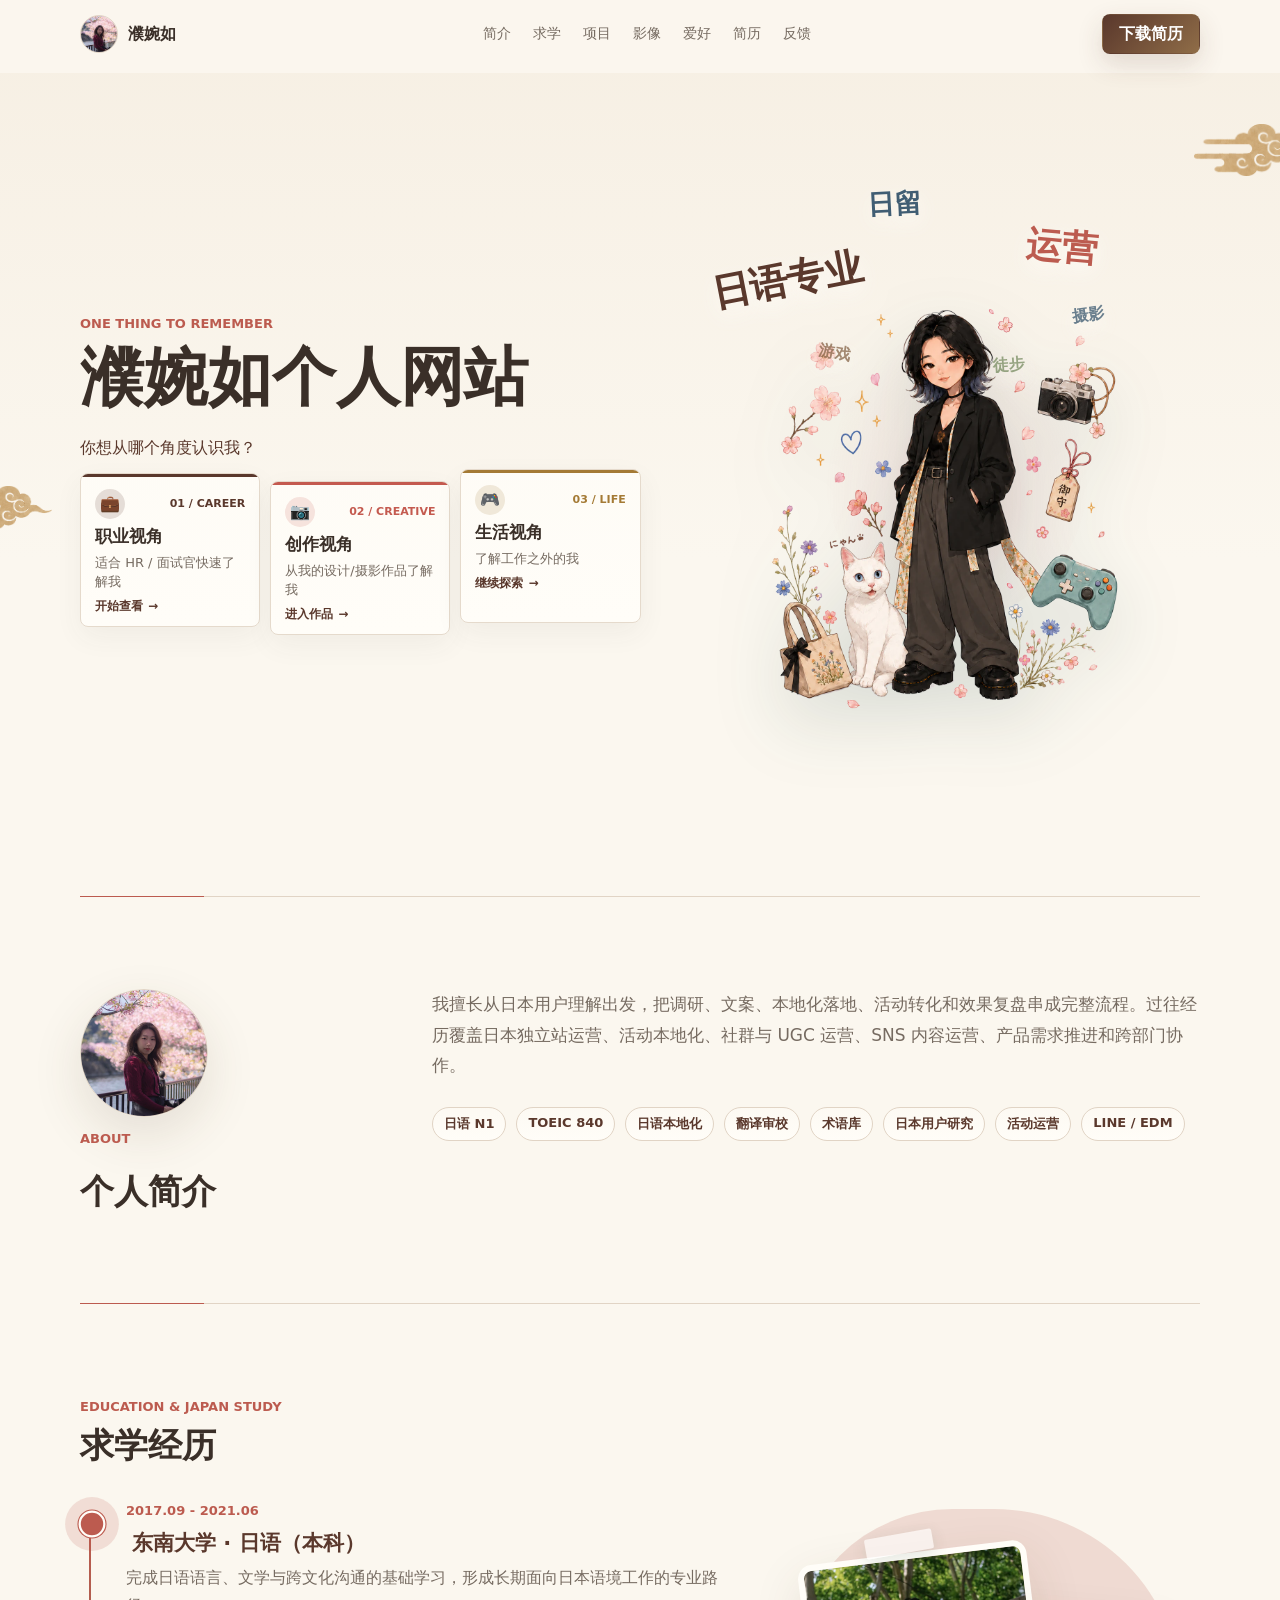
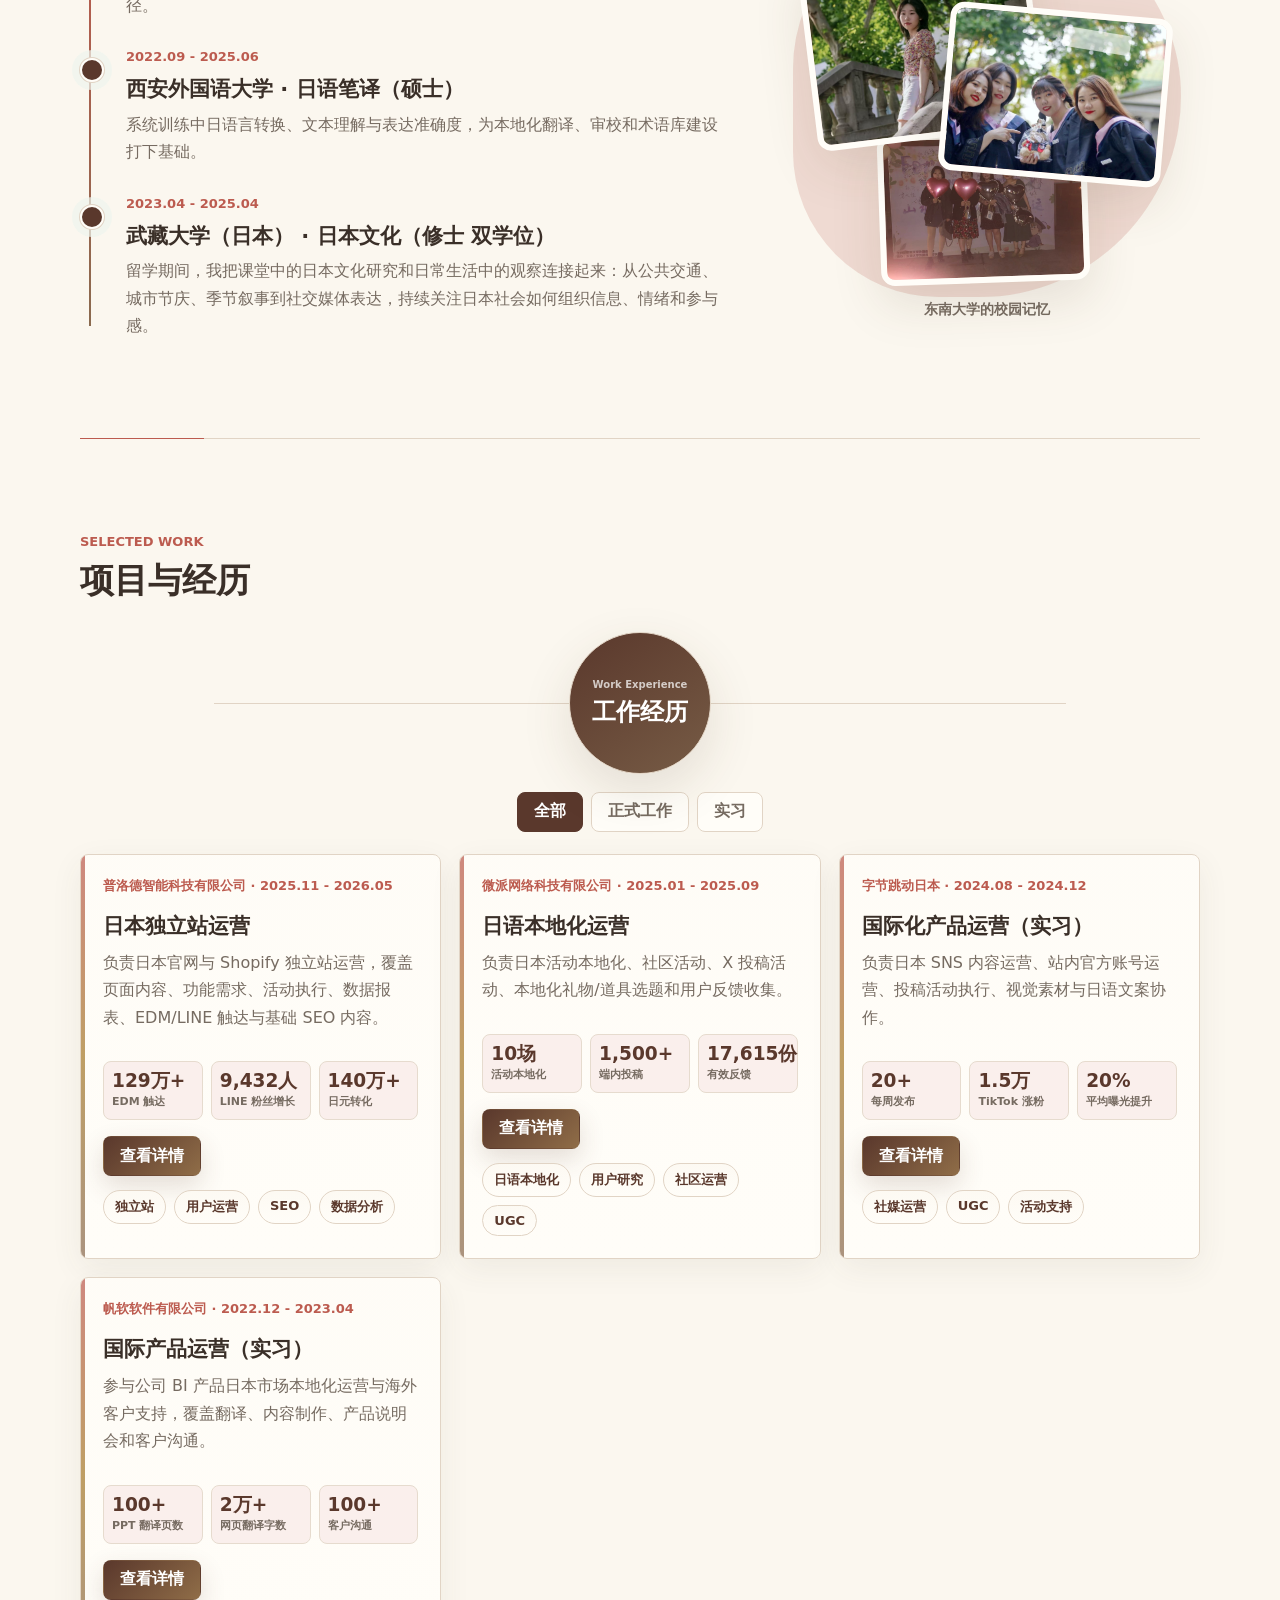
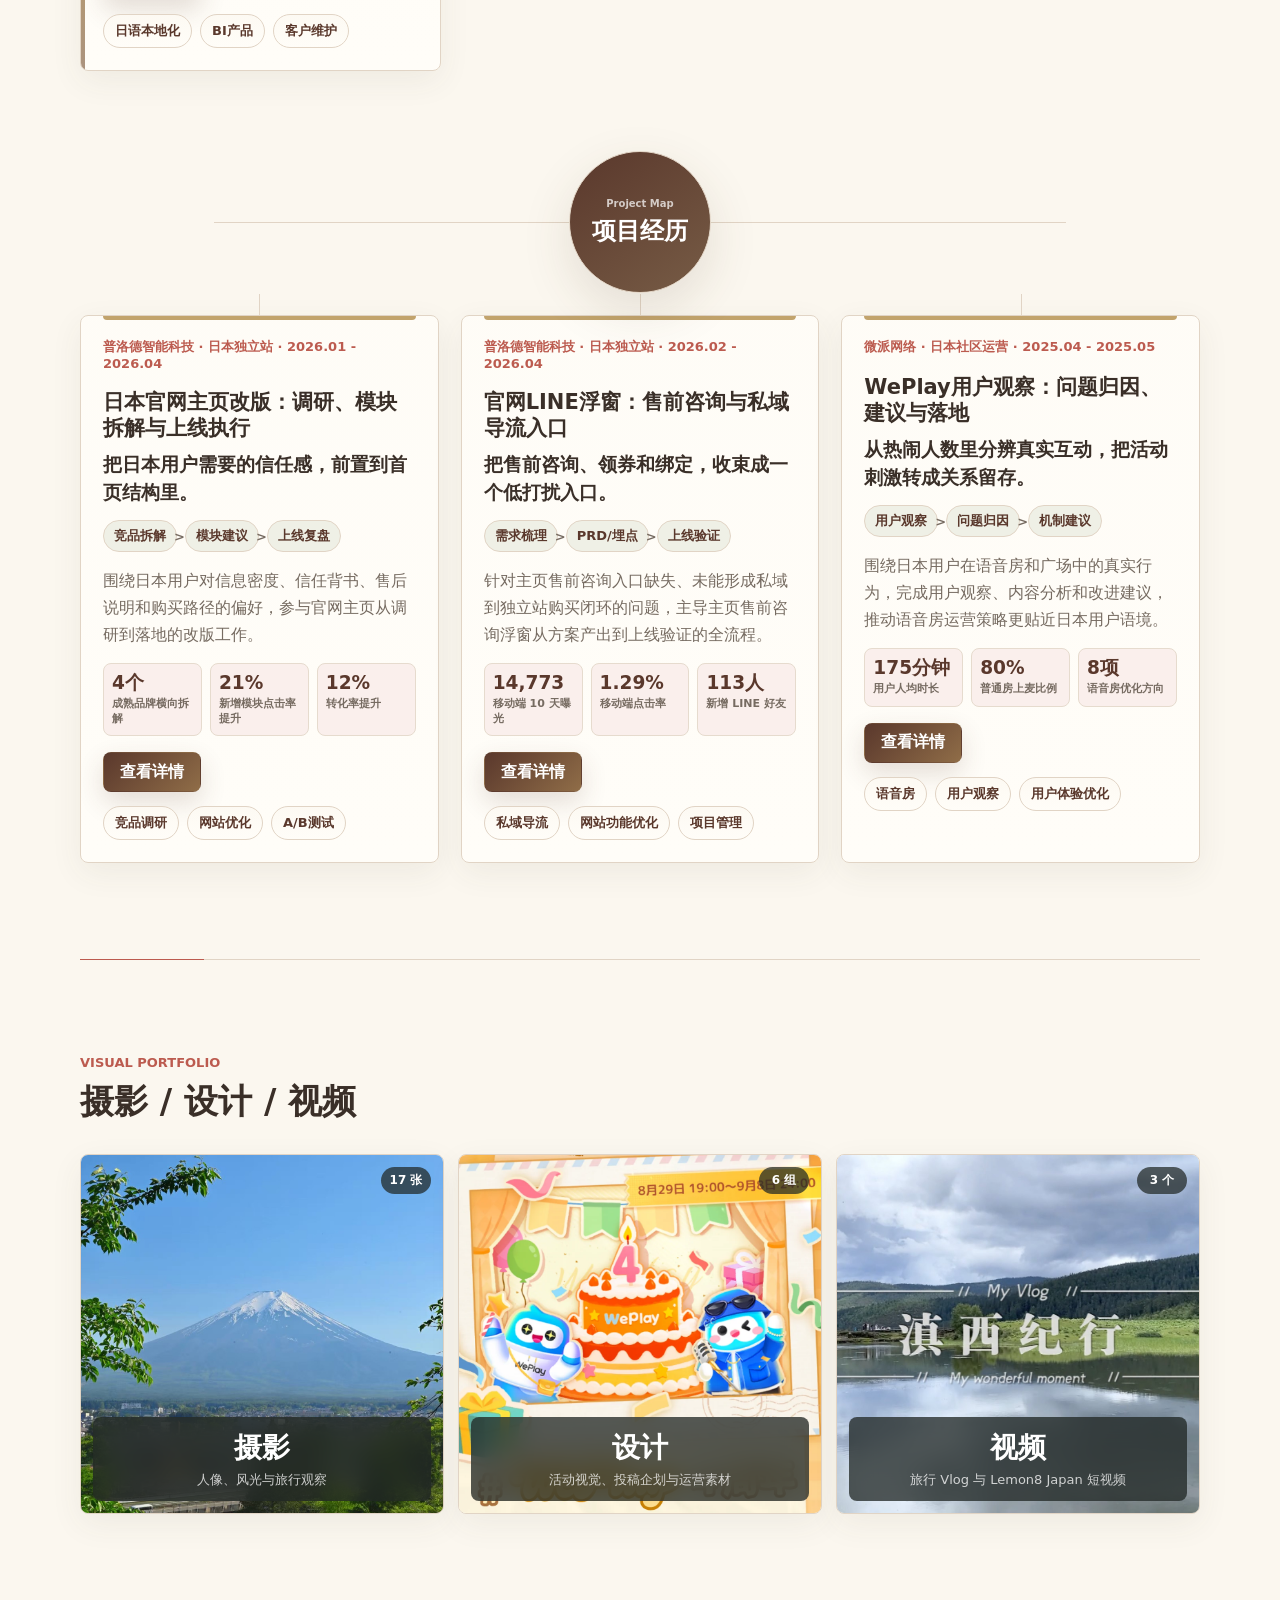
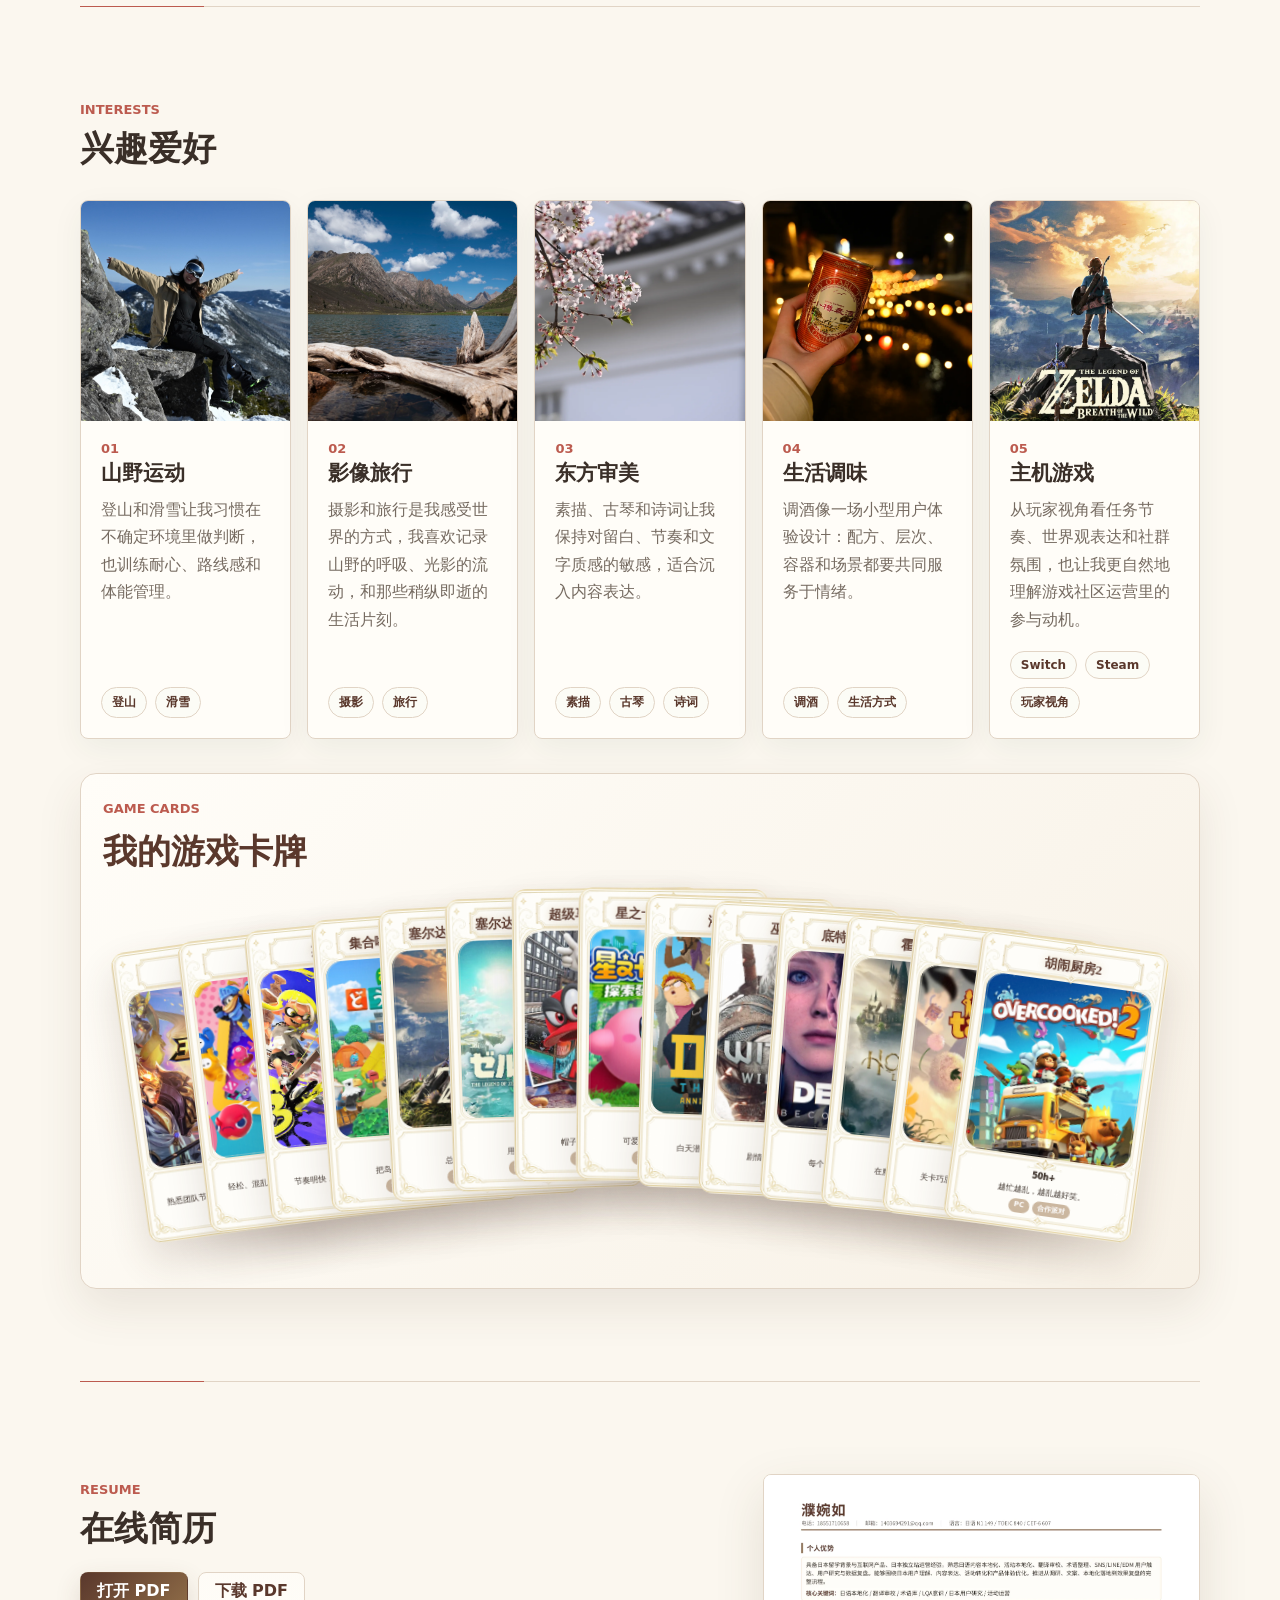
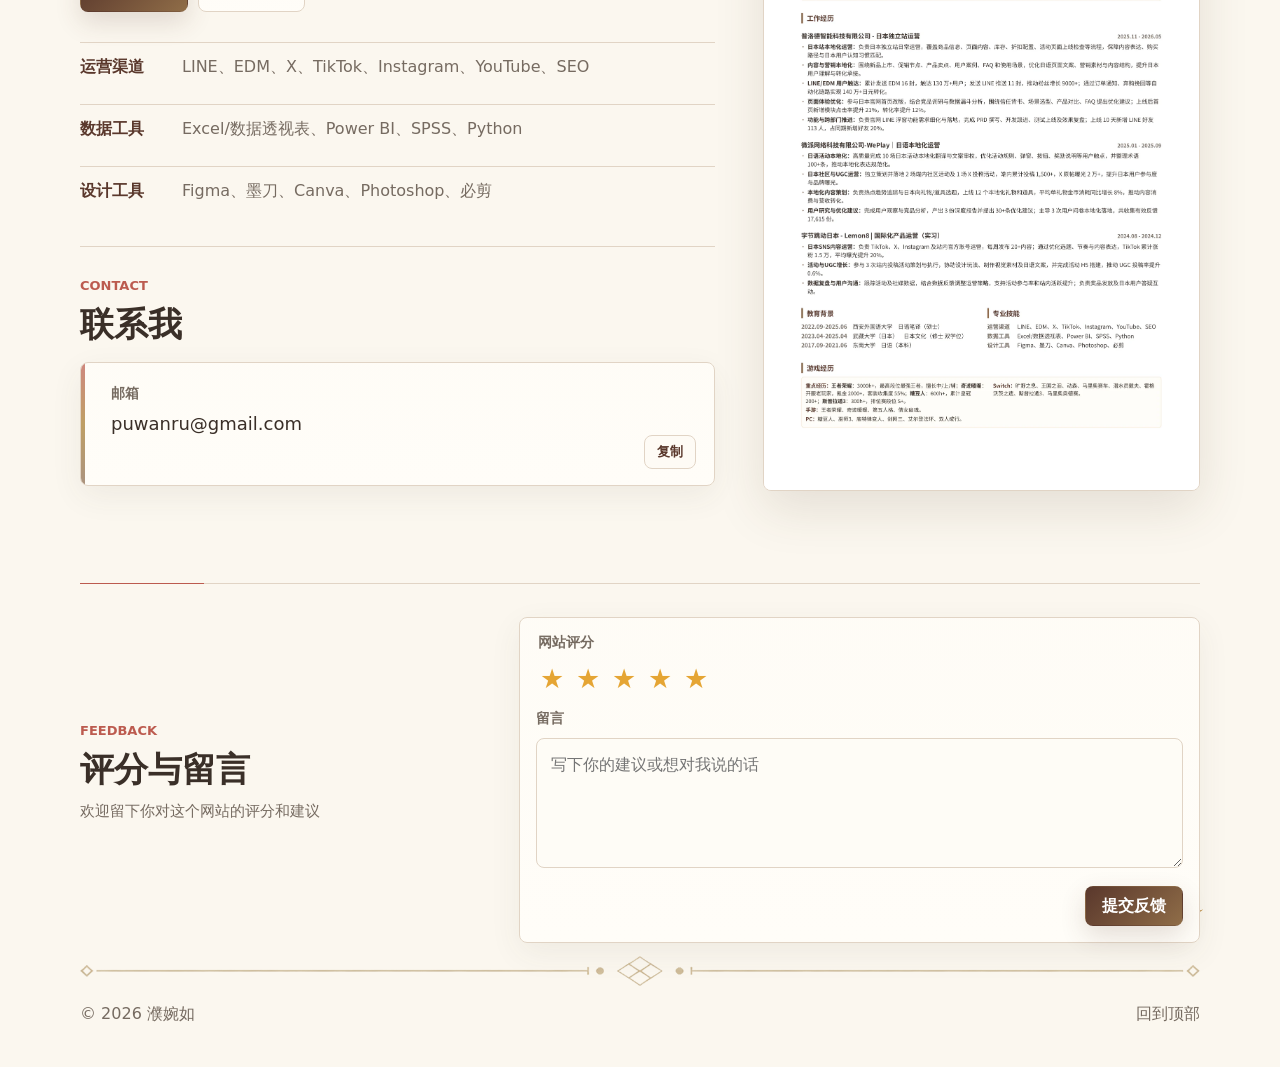
<file: index.html>
<!doctype html>
<html lang="zh-CN">
  <head>
    <meta charset="utf-8">
    <meta name="viewport" content="width=device-width, initial-scale=1">
    <title>濮婉如｜日语本地化与内容运营作品集</title>
    <meta name="description" content="濮婉如的个人作品集：7年日语专业背景与日本留学经历，展示日语本地化、内容与活动运营、用户研究，以及摄影、设计和视频作品。">
    <meta name="robots" content="index, follow, max-image-preview:large">
    <meta name="theme-color" content="#5a382c">
    <meta property="og:type" content="website">
    <meta property="og:locale" content="zh_CN">
    <meta property="og:site_name" content="濮婉如个人作品集">
    <meta property="og:title" content="濮婉如｜日语本地化与内容运营作品集">
    <meta property="og:description" content="7年日语专业背景与日本留学经历，聚焦日语本地化、内容运营、用户研究与视觉表达。">
    <meta property="og:image" content="assets/social-preview.png">
    <meta property="og:image:type" content="image/png">
    <meta property="og:image:width" content="1200">
    <meta property="og:image:height" content="630">
    <meta property="og:image:alt" content="濮婉如个人作品集分享预览">
    <meta name="twitter:card" content="summary_large_image">
    <meta name="twitter:title" content="濮婉如｜日语本地化与内容运营作品集">
    <meta name="twitter:description" content="7年日语专业背景与日本留学经历，聚焦日语本地化、内容运营、用户研究与视觉表达。">
    <meta name="twitter:image" content="assets/social-preview.png">
    <link rel="icon" href="assets/site-icon.svg" type="image/svg+xml">
    <link rel="stylesheet" href="styles.css?v=92">
  </head>
  <body>
    <header class="site-header" data-elevated="false">
      <a class="brand" href="#top" aria-label="回到首页">
        <span class="brand-mark">
          <img src="assets/profile-avatar.jpeg" alt="">
        </span>
        <span>
          <strong>濮婉如</strong>
        </span>
      </a>
      <nav class="nav-links" id="primaryNav" aria-label="主要导航">
        <a class="mobile-nav-hidden" href="#about">简介</a>
        <a href="#education">求学</a>
        <a href="#projects">项目</a>
        <a href="#media">影像</a>
        <a href="#interests">爱好</a>
        <a href="#resume">简历</a>
        <a class="mobile-nav-hidden" href="#feedback">反馈</a>
      </nav>
      <div class="header-actions">
        <button class="menu-button" id="menuToggle" type="button" aria-controls="primaryNav" aria-expanded="false">菜单</button>
        <a class="primary-link" href="assets/puwanru-resume.pdf" download>下载简历</a>
      </div>
    </header>

    <main id="top">
      <section class="hero" aria-labelledby="heroTitle">
        <div class="hero-copy">
          <p class="eyebrow">One Thing To Remember</p>
          <h1 id="heroTitle">濮婉如个人网站</h1>
          <div class="hero-actions" aria-label="你想从哪个角度认识我？">
            <p class="hero-guide-title">你想从哪个角度认识我？</p>
            <a class="hero-guide-card is-career" href="#projects">
              <span class="hero-guide-head">
                <span class="hero-guide-icon" aria-hidden="true">💼</span>
                <span class="hero-guide-meta">01 / Career</span>
              </span>
              <strong>职业视角</strong>
              <span class="hero-guide-copy">适合 HR / 面试官快速了解我</span>
              <span class="hero-guide-cta">开始查看</span>
            </a>
            <a class="hero-guide-card is-creative" href="#media">
              <span class="hero-guide-head">
                <span class="hero-guide-icon" aria-hidden="true">📷</span>
                <span class="hero-guide-meta">02 / Creative</span>
              </span>
              <strong>创作视角</strong>
              <span class="hero-guide-copy">从我的设计/摄影作品了解我</span>
              <span class="hero-guide-cta">进入作品</span>
            </a>
            <a class="hero-guide-card is-life" href="#interests">
              <span class="hero-guide-head">
                <span class="hero-guide-icon" aria-hidden="true">🎮</span>
                <span class="hero-guide-meta">03 / Life</span>
              </span>
              <strong>生活视角</strong>
              <span class="hero-guide-copy">了解工作之外的我</span>
              <span class="hero-guide-cta">继续探索</span>
            </a>
          </div>
        </div>
        <div class="persona-panel" aria-label="濮婉如个人形象互动">
          <div class="persona-stage">
            <img class="persona-figure" id="personaFigure" src="media/gallery/life/personal-identity.webp?v=3" alt="濮婉如个人形象插画">
            <div class="persona-tags" aria-label="个人关键词">
              <button class="persona-tag tag-japanese is-active" type="button" data-persona="japanese" data-image="media/gallery/life/persona-japanese-hover.webp" data-text="7年日语专业的系统学习，让我得以打下扎实的语法基础和读写能力，也建立了对日本文化的兴趣。" aria-selected="true">日语专业</button>
              <button class="persona-tag tag-operation" type="button" data-persona="operation" data-image="media/gallery/life/persona-operation-hover.webp" data-text="我接触到互联网运营岗，是从大学期间的第一份实习开始。彼时虽然做的大多数是dirtywork，但压力与挑战并存，我也初步领略到了互联网行业和运营工作的乐趣所在。" aria-selected="false">运营</button>
              <button class="persona-tag tag-study" type="button" data-persona="study" data-image="media/gallery/life/persona-study-hover.webp" data-text="2年的日本留学经历，不仅提高了我的口语表达能力和沟通能力，也加深了我对日本社会文化的理解。" aria-selected="false">日留</button>
              <span class="persona-mini-tag mini-game">游戏</span>
              <span class="persona-mini-tag mini-photo">摄影</span>
              <span class="persona-mini-tag mini-hike">徒步</span>
            </div>
            <aside class="persona-popup" aria-live="polite" aria-hidden="true">
              <img id="personaDetailImage" src="media/gallery/life/persona-japanese-hover.webp" alt="日语专业相关画面">
              <p>
                <span id="personaDetailKicker">日语专业</span>
                <strong id="personaDetailTitle">关键词说明</strong>
                <em id="personaDetailText">7年日语专业的系统学习，让我得以打下扎实的语法基础和读写能力，也建立了对日本文化的兴趣。</em>
              </p>
            </aside>
          </div>
        </div>
      </section>

      <section id="about" class="section split-section" aria-labelledby="aboutTitle">
        <div class="about-heading">
          <img class="about-avatar" src="assets/profile-avatar.jpeg" alt="濮婉如头像">
          <p class="section-kicker">About</p>
          <h2 id="aboutTitle">个人简介</h2>
        </div>
        <div class="about-copy">
          <p>
            我擅长从日本用户理解出发，把调研、文案、本地化落地、活动转化和效果复盘串成完整流程。过往经历覆盖日本独立站运营、活动本地化、社群与 UGC 运营、SNS 内容运营、产品需求推进和跨部门协作。
          </p>
          <div class="tag-list" aria-label="核心关键词">
            <span>日语 N1</span>
            <span>TOEIC 840</span>
            <span>日语本地化</span>
            <span>翻译审校</span>
            <span>术语库</span>
            <span>日本用户研究</span>
            <span>活动运营</span>
            <span>LINE / EDM</span>
          </div>
        </div>
      </section>

      <section id="education" class="section education-section" aria-labelledby="educationTitle">
        <div class="section-heading">
          <div>
            <p class="section-kicker">Education & Japan Study</p>
            <h2 id="educationTitle">求学经历</h2>
          </div>
        </div>
        <div class="education-layout">
          <ol class="education-timeline" aria-label="教育背景时间线">
            <li>
              <article class="education-event is-active" tabindex="0" data-images="media/gallery/life/education-seu-01.jpg|media/gallery/life/education-seu-02.jpg|media/gallery/life/education-seu-03.jpg" data-caption="东南大学的校园记忆" data-layout="collage-posters">
                <span>2017.09 - 2021.06</span>
                <h3>东南大学 · 日语（本科）</h3>
                <p>完成日语语言、文学与跨文化沟通的基础学习，形成长期面向日本语境工作的专业路径。</p>
              </article>
            </li>
            <li>
              <article class="education-event" tabindex="0" data-images="media/gallery/life/education-xisu-01.jpg|media/gallery/life/education-xisu-02.jpg" data-caption="西安外国语大学的翻译训练" data-layout="collage-bubbles">
                <span>2022.09 - 2025.06</span>
                <h3>西安外国语大学 · 日语笔译（硕士）</h3>
                <p>系统训练中日语言转换、文本理解与表达准确度，为本地化翻译、审校和术语库建设打下基础。</p>
              </article>
            </li>
            <li>
              <article class="education-event" tabindex="0" data-images="media/gallery/life/education-musashi-01.jpg|media/gallery/life/education-musashi-02.jpg|media/gallery/life/education-musashi-03.jpg" data-caption="武藏大学的日本在地观察" data-layout="collage-sakura">
                <span>2023.04 - 2025.04</span>
                <h3>武藏大学（日本） · 日本文化（修士 双学位）</h3>
                <p>
                  留学期间，我把课堂中的日本文化研究和日常生活中的观察连接起来：从公共交通、城市节庆、季节叙事到社交媒体表达，持续关注日本社会如何组织信息、情绪和参与感。
                </p>
              </article>
            </li>
          </ol>
          <div class="education-orbit" aria-live="polite">
            <div class="education-preview collage-posters" id="educationPreviewShape">
              <div class="education-collage" id="educationPreviewImages">
                <img src="media/gallery/life/education-seu-01.jpg" alt="东南大学的校园记忆">
                <img src="media/gallery/life/education-seu-02.jpg" alt="东南大学的校园记忆">
                <img src="media/gallery/life/education-seu-03.jpg" alt="东南大学的校园记忆">
              </div>
            </div>
            <p id="educationPreviewCaption">东南大学的校园记忆</p>
          </div>
        </div>
      </section>

      <section id="projects" class="section" aria-labelledby="projectTitle">
        <div class="section-heading">
          <div>
            <p class="section-kicker">Selected Work</p>
            <h2 id="projectTitle">项目与经历</h2>
          </div>
        </div>
        <div class="experience-block work-experience-block">
          <div class="section-orb work-orb" aria-label="工作经历">
            <span>Work Experience</span>
            <strong>工作经历</strong>
          </div>
          <div class="experience-subhead">
            <div class="filter-bar" role="group" aria-label="工作经历筛选">
              <button class="filter-button is-active" type="button" data-filter="all">全部</button>
              <button class="filter-button" type="button" data-filter="formal">正式工作</button>
              <button class="filter-button" type="button" data-filter="internship">实习</button>
            </div>
          </div>
          <div class="project-grid" id="workGrid"></div>
        </div>
        <div class="experience-block">
          <div class="case-map" id="caseGrid"></div>
        </div>
      </section>

      <section id="media" class="section media-section" aria-labelledby="mediaTitle">
        <div class="section-heading">
          <div>
            <p class="section-kicker">Visual Portfolio</p>
            <h2 id="mediaTitle">摄影 / 设计 / 视频</h2>
          </div>
          <button class="ghost-button media-back" id="mediaBack" type="button" hidden>返回</button>
        </div>
        <div class="media-grid" id="mediaGrid"></div>
      </section>

      <section id="interests" class="section interests-section" aria-labelledby="interestsTitle">
        <div class="section-heading">
          <div>
            <p class="section-kicker">Interests</p>
            <h2 id="interestsTitle">兴趣爱好</h2>
          </div>
        </div>
        <div class="interest-grid">
          <article class="interest-card">
            <img src="media/gallery/life/hobby-mountain-snow.jpg" alt="雪山岩石上的山野运动照片">
            <div>
              <span>01</span>
              <h3>山野运动</h3>
              <p>登山和滑雪让我习惯在不确定环境里做判断，也训练耐心、路线感和体能管理。</p>
              <div class="interest-tags">
                <span>登山</span>
                <span>滑雪</span>
              </div>
            </div>
          </article>
          <article class="interest-card">
            <img src="media/gallery/life/hobby-travel-gannan.jpg" alt="甘南湖泊与山谷风光">
            <div>
              <span>02</span>
              <h3>影像旅行</h3>
              <p>摄影和旅行是我感受世界的方式，我喜欢记录山野的呼吸、光影的流动，和那些稍纵即逝的生活片刻。</p>
              <div class="interest-tags">
                <span>摄影</span>
                <span>旅行</span>
              </div>
            </div>
          </article>
          <article class="interest-card">
            <img src="media/gallery/life/hobby-culture.webp" alt="樱花与小田原城建筑细节">
            <div>
              <span>03</span>
              <h3>东方审美</h3>
              <p>素描、古琴和诗词让我保持对留白、节奏和文字质感的敏感，适合沉入内容表达。</p>
              <div class="interest-tags">
                <span>素描</span>
                <span>古琴</span>
                <span>诗词</span>
              </div>
            </div>
          </article>
          <article class="interest-card">
            <img src="media/gallery/life/hobby-cocktail.webp" alt="夜景灯光前的饮品">
            <div>
              <span>04</span>
              <h3>生活调味</h3>
              <p>调酒像一场小型用户体验设计：配方、层次、容器和场景都要共同服务于情绪。</p>
              <div class="interest-tags">
                <span>调酒</span>
                <span>生活方式</span>
              </div>
            </div>
          </article>
          <article class="interest-card">
            <img src="media/gallery/life/hobby-console-game.webp" alt="塞尔达传说旷野之息游戏封面">
            <div>
              <span>05</span>
              <h3>主机游戏</h3>
              <p>从玩家视角看任务节奏、世界观表达和社群氛围，也让我更自然地理解游戏社区运营里的参与动机。</p>
              <div class="interest-tags">
                <span>Switch</span>
                <span>Steam</span>
                <span>玩家视角</span>
              </div>
            </div>
          </article>
        </div>
        <div class="game-showcase" aria-labelledby="gameCardsTitle">
          <div class="game-showcase-head">
            <p class="section-kicker">Game Cards</p>
            <h2 id="gameCardsTitle">我的游戏卡牌</h2>
          </div>
          <div class="game-deck" id="gameDeck" aria-label="我的游戏卡牌"></div>
        </div>
      </section>

      <section id="resume" class="section resume-section" aria-labelledby="resumeTitle">
        <div class="resume-copy">
          <p class="section-kicker">Resume</p>
          <h2 id="resumeTitle">在线简历</h2>
          <div class="resume-actions">
            <a class="solid-button" href="assets/puwanru-resume.pdf" target="_blank" rel="noreferrer">打开 PDF</a>
            <a class="ghost-button" href="assets/puwanru-resume.pdf" download>下载 PDF</a>
          </div>
          <dl class="skills-list">
            <div><dt>运营渠道</dt><dd>LINE、EDM、X、TikTok、Instagram、YouTube、SEO</dd></div>
            <div><dt>数据工具</dt><dd>Excel/数据透视表、Power BI、SPSS、Python</dd></div>
            <div><dt>设计工具</dt><dd>Figma、墨刀、Canva、Photoshop、必剪</dd></div>
          </dl>
          <section id="contact" class="resume-contact" aria-labelledby="contactTitle">
            <div>
              <p class="section-kicker">Contact</p>
              <h2 id="contactTitle">联系我</h2>
            </div>
            <div class="contact-actions">
              <article class="contact-card">
                <span>邮箱</span>
                <a class="contact-value" href="mailto:puwanru@gmail.com">puwanru@gmail.com</a>
                <button class="copy-mini-button" type="button" data-copy="puwanru@gmail.com" data-copy-label="邮箱">复制</button>
              </article>
            </div>
          </section>
        </div>
        <a class="resume-preview" href="assets/puwanru-resume.pdf" target="_blank" rel="noreferrer" aria-label="打开简历 PDF">
          <img src="assets/resume-preview.webp?v=3" alt="濮婉如简历预览">
        </a>
      </section>

      <section id="feedback" class="section feedback-section" aria-labelledby="feedbackTitle">
        <div>
          <p class="section-kicker">Feedback</p>
          <h2 id="feedbackTitle">评分与留言</h2>
          <p class="feedback-intro">欢迎留下你对这个网站的评分和建议</p>
        </div>
        <form class="feedback-form" id="feedbackForm" action="https://formspree.io/f/xojgqnqo" method="post">
          <input type="hidden" name="_subject" value="个人网站反馈">
          <fieldset class="rating-field">
            <legend>网站评分</legend>
            <div class="rating-options" aria-label="网站评分，满分 5 分">
              <input type="radio" id="rating5" name="rating" value="5" checked>
              <label for="rating5" aria-label="5 分">★</label>
              <input type="radio" id="rating4" name="rating" value="4">
              <label for="rating4" aria-label="4 分">★</label>
              <input type="radio" id="rating3" name="rating" value="3">
              <label for="rating3" aria-label="3 分">★</label>
              <input type="radio" id="rating2" name="rating" value="2">
              <label for="rating2" aria-label="2 分">★</label>
              <input type="radio" id="rating1" name="rating" value="1">
              <label for="rating1" aria-label="1 分">★</label>
            </div>
          </fieldset>
          <label class="message-field">
            <span>留言</span>
            <textarea name="message" rows="4" maxlength="1000" placeholder="写下你的建议或想对我说的话" required></textarea>
          </label>
          <button class="solid-button" type="submit">提交反馈</button>
        </form>
      </section>
    </main>

    <footer class="site-footer">
      <span>© 2026 濮婉如</span>
      <a href="#top">回到顶部</a>
    </footer>

    <dialog class="media-dialog" id="mediaDialog" aria-label="作品预览">
      <button class="icon-button dialog-close" type="button" title="关闭" aria-label="关闭">×</button>
      <div id="dialogContent"></div>
    </dialog>

    <dialog class="game-dialog" id="gameDialog" tabindex="-1" aria-label="游戏卡牌详情">
      <button class="icon-button game-dialog-close" type="button" title="关闭" aria-label="关闭">×</button>
      <div id="gameDialogContent"></div>
    </dialog>

    <div class="toast" id="toast" role="status" aria-live="polite"></div>
    <script src="script.js?v=37"></script>
  </body>
</html>
</file>
<file: styles.css>
:root {
  color-scheme: light;
  --bg: #fbf7ef;
  --surface: #fffdf8;
  --surface-soft: #eef5ee;
  --ink: #3a2f28;
  --muted: #766b61;
  --line: #e1d4c5;
  --brand: #8a6a4f;
  --brand-strong: #5a382c;
  --coral: #bc5b4f;
  --gold: #a67a2b;
  --sakura: #d98b93;
  --aizome: #405d73;
  --matcha: #7c8f66;
  --washi: #f5ede0;
  --sumi: #2d2723;
  --shadow: 0 18px 50px rgba(80, 58, 42, 0.13);
  --radius: 8px;
  --content: min(1120px, calc(100vw - 40px));
  font-family: Inter, "PingFang SC", "Hiragino Sans GB", "Microsoft YaHei", system-ui, sans-serif;
}

* {
  box-sizing: border-box;
}

html {
  scroll-behavior: smooth;
}

body {
  position: relative;
  margin: 0;
  background:
    url("assets/decor/edge-cloud.png") right -34px top 124px / 120px auto no-repeat,
    url("assets/decor/edge-cloud.png") left -48px top 54vh / 100px auto no-repeat,
    url("assets/decor/edge-cloud.png") right 6vw bottom 132px / 132px auto no-repeat,
    linear-gradient(180deg, rgba(245, 237, 224, 0.82), rgba(251, 247, 239, 0) 560px),
    var(--bg);
  color: var(--ink);
  letter-spacing: 0;
}

body::before,
body::after {
  content: "";
  position: fixed;
  z-index: -1;
  pointer-events: none;
}

body::before {
  content: none;
}

body::after {
  content: none;
}

body.dark {
  color-scheme: dark;
  --bg: #151815;
  --surface: #20241f;
  --surface-soft: #263229;
  --ink: #f2ede4;
  --muted: #b9afa2;
  --line: #4b4034;
  --brand: #c9a37d;
  --brand-strong: #e6c6a5;
  --coral: #e18b7b;
  --gold: #d4ad62;
  --sakura: #f0a7ae;
  --aizome: #8da8bd;
  --matcha: #b2c68c;
  --washi: #262118;
  --sumi: #f2ede4;
  --shadow: 0 18px 50px rgba(0, 0, 0, 0.28);
}

img,
video {
  display: block;
  max-width: 100%;
}

a {
  color: inherit;
  text-decoration: none;
}

[hidden] {
  display: none !important;
}

button,
input,
textarea {
  font: inherit;
}

.site-header {
  position: sticky;
  top: 0;
  z-index: 20;
  display: flex;
  align-items: center;
  justify-content: space-between;
  gap: 24px;
  width: 100%;
  margin: 0;
  padding: 14px max(20px, calc((100vw - 1120px) / 2));
  backdrop-filter: blur(18px);
}

.site-header::before {
  content: "";
  position: fixed;
  inset: 0 0 auto;
  height: 72px;
  z-index: -1;
  background: color-mix(in srgb, var(--bg) 92%, transparent);
  border-bottom: 1px solid transparent;
  pointer-events: none;
}

.site-header::after {
  content: none;
}

.site-header[data-elevated="true"]::before {
  border-bottom-color: var(--line);
}

.brand {
  display: inline-flex;
  align-items: center;
  gap: 10px;
  min-width: 112px;
}

.brand-mark {
  width: 38px;
  height: 38px;
  border-radius: 50%;
  overflow: hidden;
  border: 1px solid var(--line);
  background: var(--surface-soft);
}

.brand-mark img {
  width: 100%;
  height: 100%;
  object-fit: cover;
}

.brand strong,
.brand small {
  display: block;
}

.brand small {
  color: var(--muted);
  font-size: 12px;
  margin-top: 2px;
}

.nav-links {
  display: flex;
  align-items: center;
  gap: 22px;
  color: var(--muted);
  font-size: 14px;
}

.nav-links a {
  padding: 8px 0;
}

.nav-links a:hover {
  color: var(--brand-strong);
}

.menu-button {
  display: none;
  align-items: center;
  justify-content: center;
  min-height: 40px;
  border: 1px solid var(--line);
  border-radius: var(--radius);
  padding: 0 14px;
  background:
    linear-gradient(180deg, color-mix(in srgb, var(--surface) 92%, var(--washi)), var(--surface));
  color: var(--brand-strong);
  font-weight: 800;
  cursor: pointer;
}

.menu-button:hover,
.menu-button[aria-expanded="true"] {
  border-color: var(--brand);
}

.header-actions,
.hero-actions,
.resume-actions,
.contact-actions {
  display: flex;
  align-items: center;
  gap: 10px;
  flex-wrap: wrap;
}

.icon-button {
  display: grid;
  place-items: center;
  width: 40px;
  height: 40px;
  border: 1px solid var(--line);
  border-radius: 50%;
  background: var(--surface);
  color: var(--ink);
  cursor: pointer;
}

.icon-button:hover {
  border-color: var(--brand);
  color: var(--brand-strong);
}

.primary-link,
.solid-button,
.ghost-button,
.filter-button,
.media-filter {
  display: inline-flex;
  align-items: center;
  justify-content: center;
  min-height: 40px;
  border-radius: var(--radius);
  padding: 0 16px;
  font-weight: 700;
  border: 1px solid transparent;
  cursor: pointer;
}

.primary-link,
.solid-button {
  background:
    linear-gradient(135deg, var(--brand-strong), color-mix(in srgb, var(--brand) 80%, var(--gold)));
  color: #fff;
  box-shadow: 0 10px 26px rgba(90, 56, 44, 0.16);
}

.primary-link:hover,
.solid-button:hover {
  background:
    linear-gradient(135deg, color-mix(in srgb, var(--brand) 86%, var(--gold)), var(--brand-strong));
}

.ghost-button {
  border-color: var(--line);
  background:
    linear-gradient(180deg, color-mix(in srgb, var(--surface) 92%, var(--washi)), var(--surface));
  color: var(--brand-strong);
}

.ghost-button:hover {
  border-color: var(--brand);
}

main {
  position: relative;
  width: var(--content);
  margin: 0 auto;
}

.hero {
  position: relative;
  min-height: calc(100vh - 72px);
  display: grid;
  grid-template-columns: minmax(0, 1.05fr) minmax(320px, 0.95fr);
  align-items: center;
  gap: 52px;
  padding: 56px 0 80px;
}

.hero::before {
  content: none;
}

.hero::after {
  content: none;
}

.eyebrow,
.section-kicker {
  margin: 0 0 12px;
  color: var(--coral);
  font-size: 13px;
  font-weight: 800;
  text-transform: uppercase;
}

.eyebrow {
  display: inline-flex;
  align-items: center;
  gap: 10px;
}

.eyebrow::before,
.section-kicker::before {
  content: none;
}

.section-kicker {
  display: inline-flex;
  align-items: center;
  gap: 10px;
}

h1,
h2,
h3,
p {
  margin-top: 0;
}

h1 {
  max-width: 720px;
  margin-bottom: 22px;
  font-size: clamp(38px, 5vw, 66px);
  line-height: 1.08;
  letter-spacing: 0;
}

h1,
h2 {
  color: var(--ink);
}

h1 span {
  display: block;
}

.hero h1 {
  white-space: nowrap;
}

h2 {
  margin-bottom: 0;
  font-size: 34px;
  line-height: 1.15;
  letter-spacing: 0;
}

h3 {
  margin-bottom: 10px;
  font-size: 21px;
  line-height: 1.25;
  letter-spacing: 0;
}

.hero-lede,
.about-copy p,
.resume-copy p:not(.section-kicker),
.contact-section p:not(.section-kicker) {
  color: var(--muted);
  font-size: 17px;
  line-height: 1.8;
}

.hero-lede {
  max-width: 690px;
}

.hero-traits {
  display: flex;
  flex-wrap: wrap;
  gap: 8px;
  margin: 22px 0 28px;
}

.hero-traits span {
  display: inline-flex;
  align-items: center;
  min-height: 30px;
  border: 1px solid color-mix(in srgb, var(--line) 82%, var(--surface));
  border-radius: 999px;
  padding: 5px 11px;
  background:
    linear-gradient(90deg, color-mix(in srgb, var(--surface) 72%, transparent), color-mix(in srgb, var(--washi) 90%, var(--surface)));
  color: var(--brand-strong);
  font-size: 13px;
  font-weight: 800;
  box-shadow: 0 8px 22px rgba(64, 73, 62, 0.05);
}

.hero-traits span:nth-child(2) {
  color: var(--aizome);
}

.hero-traits span:nth-child(3) {
  color: var(--coral);
}

.hero-traits span:nth-child(4) {
  color: var(--gold);
}

.hero-actions {
  display: grid;
  grid-template-columns: repeat(3, minmax(0, 1fr));
  gap: 10px;
  max-width: 690px;
  margin-top: 26px;
}

.hero-guide-title {
  grid-column: 1 / -1;
  margin: 0 0 4px;
  color: var(--brand-strong);
  font-size: 16px;
  font-weight: 500;
}

.hero-guide-card {
  --guide-accent: var(--brand-strong);
  --guide-offset: 0px;
  position: relative;
  display: grid;
  align-content: start;
  gap: 7px;
  min-height: 154px;
  border: 1px solid color-mix(in srgb, var(--line) 86%, var(--surface));
  border-radius: var(--radius);
  padding: 15px 14px 13px;
  overflow: hidden;
  background:
    linear-gradient(180deg, color-mix(in srgb, var(--surface) 92%, var(--washi)), var(--surface));
  box-shadow: 0 10px 28px rgba(64, 73, 62, 0.06);
  transform: translateY(var(--guide-offset));
  transition: transform 0.2s ease, box-shadow 0.2s ease, border-color 0.2s ease;
}

.hero-guide-card::before {
  content: "";
  position: absolute;
  inset: 0 0 auto;
  height: 3px;
  background: var(--guide-accent);
}

.hero-guide-card.is-career {
  --guide-accent: #5a382c;
}

.hero-guide-card.is-creative {
  --guide-accent: #c45a4f;
  --guide-offset: 8px;
}

.hero-guide-card.is-life {
  --guide-accent: #a47a35;
  --guide-offset: -4px;
}

.hero-guide-card:hover,
.hero-guide-card:focus-visible {
  border-color: var(--guide-accent);
  box-shadow: 0 16px 38px rgba(64, 73, 62, 0.12);
  transform: translateY(calc(var(--guide-offset) - 4px));
  outline: none;
}

.hero-guide-card strong,
.hero-guide-head,
.hero-guide-icon,
.hero-guide-meta,
.hero-guide-copy,
.hero-guide-cta {
  display: block;
}

.hero-guide-head {
  display: flex;
  align-items: center;
  justify-content: space-between;
  gap: 8px;
}

.hero-guide-icon {
  display: grid;
  place-items: center;
  width: 30px;
  height: 30px;
  border-radius: 50%;
  background: color-mix(in srgb, var(--guide-accent) 16%, var(--surface));
  color: var(--guide-accent);
  font-size: 16px;
  line-height: 1;
}

.hero-guide-meta {
  color: var(--guide-accent);
  font-size: 11px;
  font-weight: 900;
  line-height: 1.2;
  text-align: right;
  text-transform: uppercase;
}

.hero-guide-card strong {
  color: var(--ink);
  font-size: 17px;
  line-height: 1.25;
}

.hero-guide-copy {
  color: var(--muted);
  font-size: 13px;
  line-height: 1.45;
}

.hero-guide-cta {
  align-self: end;
  margin-top: auto;
  color: var(--brand-strong);
  font-size: 12px;
  font-weight: 900;
  line-height: 1.2;
}

.hero-guide-cta::after {
  content: "→";
  display: inline-block;
  margin-left: 5px;
  transition: transform 0.2s ease;
}

.hero-guide-card:hover .hero-guide-cta::after,
.hero-guide-card:focus-visible .hero-guide-cta::after {
  transform: translateX(4px);
}

.hero-signature {
  max-width: 760px;
  margin-bottom: 22px;
  color: var(--brand-strong);
  font-size: clamp(28px, 3.4vw, 48px);
  font-weight: 800;
  line-height: 1.2;
}

.persona-panel {
  --tilt-x: 0deg;
  --tilt-y: 0deg;
  position: relative;
  min-height: 590px;
  border: 0;
  background: transparent;
  box-shadow: none;
  padding: 0;
  overflow: visible;
  transform: perspective(1200px) rotateX(var(--tilt-x)) rotateY(var(--tilt-y));
  transition: transform 0.18s ease;
}

.persona-stage {
  position: relative;
  display: grid;
  place-items: end center;
  min-height: 552px;
  isolation: isolate;
}

.persona-stage::before {
  content: "";
  position: absolute;
  left: 26%;
  right: 22%;
  top: 150px;
  bottom: 108px;
  z-index: -2;
  border-radius: 50%;
  background: radial-gradient(ellipse at 50% 58%, color-mix(in srgb, var(--sakura) 34%, transparent) 0 18%, color-mix(in srgb, var(--sakura) 14%, transparent) 38%, transparent 72%);
  opacity: 0.62;
}

.persona-stage::after {
  content: none;
}

.persona-figure {
  position: relative;
  z-index: 2;
  width: min(86%, 500px);
  max-height: 540px;
  object-fit: contain;
  object-position: center bottom;
  filter: drop-shadow(0 26px 34px rgba(15, 62, 58, 0.14));
  transition: opacity 0.18s ease, transform 0.28s ease, filter 0.28s ease, width 0.28s ease, height 0.28s ease, border-radius 0.28s ease;
}

.persona-panel:hover .persona-figure {
  transform: scale(1.025);
  filter: drop-shadow(0 30px 38px rgba(80, 58, 42, 0.16));
}

.persona-stage.is-detail-active .persona-figure {
  width: min(86%, 500px);
  height: 440px;
  max-height: 440px;
  margin-bottom: 28px;
  border: 0;
  border-radius: 0;
  padding: 0;
  background: transparent;
  object-fit: contain;
  object-position: center;
  box-shadow: none;
  filter: none;
}

.persona-stage.is-detail-active .persona-mini-tag {
  opacity: 0;
}

.persona-tags {
  position: absolute;
  inset: 4px 8px auto;
  z-index: 4;
  height: 240px;
  pointer-events: none;
}

.persona-tag {
  --tag-angle: 0deg;
  position: absolute;
  border: 0;
  padding: 0;
  background: transparent;
  color: var(--brand-strong);
  font-weight: 900;
  line-height: 1;
  letter-spacing: 0;
  text-shadow: 0 8px 22px color-mix(in srgb, var(--surface) 90%, transparent);
  cursor: pointer;
  pointer-events: auto;
  transform: rotate(var(--tag-angle));
  transition: transform 0.18s ease, color 0.18s ease, text-shadow 0.18s ease, opacity 0.18s ease;
}

.persona-tag:hover,
.persona-tag:focus-visible {
  opacity: 1;
  transform: rotate(var(--tag-angle)) scale(1.08);
  text-shadow:
    0 0 18px color-mix(in srgb, currentColor 38%, transparent),
    0 10px 24px color-mix(in srgb, var(--surface) 92%, transparent);
  outline: none;
}

.tag-japanese {
  --tag-angle: -11deg;
  top: 82px;
  left: 2%;
  color: var(--brand-strong);
  font-size: clamp(24px, 3vw, 40px);
}

.tag-operation {
  --tag-angle: 5deg;
  top: 50px;
  right: calc(9% + 50px);
  color: var(--coral);
  font-size: clamp(22px, 2.8vw, 36px);
}

.tag-study {
  --tag-angle: -3deg;
  top: 12px;
  left: 34%;
  color: var(--aizome);
  font-size: clamp(18px, 2.1vw, 28px);
}

.persona-mini-tag {
  position: absolute;
  color: var(--muted);
  font-size: clamp(12px, 1.35vw, 16px);
  font-weight: 800;
  line-height: 1;
  opacity: 0.78;
  pointer-events: none;
  text-shadow: 0 8px 18px color-mix(in srgb, var(--surface) 88%, transparent);
}

.mini-game {
  top: 166px;
  left: 24%;
  color: var(--brand);
  transform: rotate(9deg);
}

.mini-photo {
  top: 128px;
  right: 18%;
  color: var(--aizome);
  transform: rotate(-8deg);
}

.mini-hike {
  top: 178px;
  right: 34%;
  color: var(--matcha);
  transform: rotate(-4deg);
}

.persona-popup {
  position: absolute;
  inset: auto 56px 6px;
  z-index: 7;
  display: block;
  border: 0;
  border-radius: 0;
  overflow: hidden;
  background: transparent;
  box-shadow: none;
  opacity: 0;
  pointer-events: none;
  transform: translateY(10px);
  transform-origin: center bottom;
  transition: opacity 0.18s ease, transform 0.18s ease;
}

.persona-stage[data-persona="operation"] .persona-popup {
  inset: auto 56px -14px;
}

.persona-popup.is-visible {
  opacity: 1;
  transform: translateY(0);
}

.persona-popup img {
  display: none;
}

.persona-popup p {
  display: block;
  min-width: 0;
  margin: 0;
  padding: 0;
  background: transparent;
  color: var(--brand-strong);
  font-size: 13px;
  line-height: 1.75;
  text-align: center;
  text-shadow: 0 8px 20px color-mix(in srgb, var(--surface) 94%, transparent);
}

.persona-popup span {
  display: none;
  color: var(--coral);
  font-weight: 900;
}

.persona-popup strong {
  display: none;
  color: var(--ink);
  font-size: 14px;
}

.persona-popup em {
  min-width: 0;
  font-style: normal;
  white-space: normal;
}

.section {
  position: relative;
  scroll-margin-top: 68px;
  padding: 92px 0;
  border-top: 1px solid var(--line);
}

.section::before {
  content: "";
  position: absolute;
  top: -1px;
  left: 0;
  width: 124px;
  height: 1px;
  background: var(--coral);
}

.split-section {
  display: grid;
  grid-template-columns: 280px minmax(0, 1fr);
  gap: 72px;
}

.about-heading {
  display: grid;
  align-content: start;
  gap: 14px;
}

.about-avatar {
  width: 128px;
  aspect-ratio: 1;
  border-radius: 50%;
  object-fit: cover;
  border: 1px solid var(--line);
  box-shadow: var(--shadow);
}

.tag-list {
  display: flex;
  flex-wrap: wrap;
  gap: 10px;
  margin-top: 26px;
}

.tag-list span,
.project-tags span {
  border: 1px solid var(--line);
  border-radius: 999px;
  padding: 7px 11px;
  color: var(--brand-strong);
  background:
    linear-gradient(180deg, color-mix(in srgb, var(--surface) 78%, var(--washi)), var(--surface));
  font-size: 13px;
  font-weight: 700;
}

.section-heading {
  display: flex;
  justify-content: space-between;
  align-items: end;
  gap: 20px;
  margin-bottom: 32px;
}

.section-note {
  max-width: 470px;
  margin: 0;
  color: var(--muted);
  line-height: 1.72;
}

.education-layout {
  display: grid;
  grid-template-columns: minmax(0, 1.08fr) minmax(280px, 0.72fr);
  gap: 56px;
  align-items: center;
}

.education-timeline {
  position: relative;
  display: grid;
  gap: 30px;
  margin: 0;
  padding: 6px 0 6px 34px;
  list-style: none;
}

.education-timeline::before {
  content: "";
  position: absolute;
  left: 9px;
  top: 20px;
  bottom: 20px;
  width: 2px;
  background: linear-gradient(180deg, var(--coral), var(--brand));
}

.education-timeline li {
  position: relative;
}

.education-timeline li::before {
  content: "";
  position: absolute;
  left: -34px;
  top: 9px;
  width: 20px;
  height: 20px;
  border: 2px solid var(--surface);
  border-radius: 50%;
  background: var(--brand-strong);
  box-shadow: 0 0 0 1px var(--line), 0 0 0 8px color-mix(in srgb, var(--surface-soft) 70%, transparent);
  transition: transform 0.2s ease, background 0.2s ease, box-shadow 0.2s ease;
}

.education-timeline li:has(.education-event:hover)::before,
.education-timeline li:has(.education-event:focus-visible)::before,
.education-timeline li:has(.education-event.is-active)::before {
  background: var(--coral);
  box-shadow: 0 0 0 1px var(--coral), 0 0 0 12px color-mix(in srgb, var(--coral) 16%, transparent);
  transform: scale(1.12);
}

.education-event {
  display: grid;
  gap: 8px;
  border: 0;
  padding: 0 0 0 12px;
  background: transparent;
  cursor: pointer;
}

.education-event:focus-visible {
  outline: 2px solid var(--brand);
  outline-offset: 6px;
  border-radius: var(--radius);
}

.education-event span,
.interest-card > div > span {
  display: inline-block;
  margin-bottom: 4px;
  color: var(--coral);
  font-size: 13px;
  font-weight: 800;
}

.education-event h3 {
  margin-bottom: 0;
}

.education-event p,
.interest-card p {
  margin: 0;
  color: var(--muted);
  line-height: 1.72;
}

.education-event h3,
.education-event p {
  transition: transform 0.2s ease, color 0.2s ease;
}

.education-event:hover h3,
.education-event:focus-visible h3,
.education-event.is-active h3 {
  color: var(--brand-strong);
  transform: translateX(6px);
}

.education-orbit {
  position: sticky;
  top: 116px;
  display: grid;
  justify-items: center;
  gap: 18px;
  min-height: 360px;
  align-content: center;
}

.education-preview {
  position: relative;
  width: min(360px, 78vw);
  aspect-ratio: 1;
  background: transparent;
  transition: transform 0.35s ease;
}

.education-preview::before {
  content: "";
  position: absolute;
  inset: -14px;
  z-index: -1;
  border-radius: 46% 54% 58% 42%;
  background: color-mix(in srgb, var(--coral) 18%, transparent);
}

.education-collage {
  position: relative;
  width: 100%;
  height: 100%;
}

.education-collage img {
  position: absolute;
  object-fit: cover;
  border: 6px solid var(--surface);
  background: var(--surface);
  box-shadow: var(--shadow);
  transition: opacity 0.18s ease, transform 0.35s ease, border-radius 0.35s ease, clip-path 0.35s ease;
}

.education-preview:hover .education-collage img {
  transform: scale(1.015) rotate(var(--tilt, 0deg));
}

.education-preview.collage-posters .education-collage::before,
.education-preview.collage-posters .education-collage::after {
  content: "";
  position: absolute;
  z-index: 4;
  width: 68px;
  height: 20px;
  border-radius: 2px;
  background: rgba(255, 255, 255, 0.62);
  box-shadow: 0 4px 16px rgba(15, 62, 58, 0.12);
}

.education-preview.collage-posters .education-collage::before {
  left: 16%;
  top: 3%;
  transform: rotate(-10deg);
}

.education-preview.collage-posters .education-collage::after {
  right: 10%;
  top: 30%;
  transform: rotate(9deg);
}

.education-preview.collage-posters img:nth-child(1) {
  --tilt: -7deg;
  left: 0;
  top: 8%;
  width: 64%;
  height: 52%;
  border-radius: 14px;
  transform: rotate(-7deg);
  z-index: 2;
}

.education-preview.collage-posters img:nth-child(2) {
  --tilt: 5deg;
  right: 0;
  top: 24%;
  width: 62%;
  height: 47%;
  border-radius: 14px;
  transform: rotate(5deg);
  z-index: 3;
}

.education-preview.collage-posters img:nth-child(3) {
  --tilt: -2deg;
  left: 20%;
  bottom: 0;
  width: 58%;
  height: 42%;
  border-radius: 14px;
  transform: rotate(-2deg);
  z-index: 1;
}

.education-preview.collage-bubbles img {
  border-radius: 50%;
  clip-path: circle(50% at 50% 50%);
}

.education-preview.collage-bubbles img:nth-child(1) {
  --tilt: -3deg;
  left: 2%;
  top: 5%;
  width: 68%;
  height: 68%;
  z-index: 2;
}

.education-preview.collage-bubbles img:nth-child(2) {
  --tilt: 4deg;
  right: 0;
  bottom: 4%;
  width: 56%;
  height: 56%;
  z-index: 3;
}

.education-preview.collage-sakura img:nth-child(1) {
  --tilt: -4deg;
  left: 0;
  top: 0;
  width: 68%;
  height: 50%;
  border-radius: 48% 52% 42% 58% / 58% 44% 56% 42%;
  clip-path: ellipse(48% 42% at 52% 50%);
  transform: rotate(-4deg);
  z-index: 2;
}

.education-preview.collage-sakura img:nth-child(2) {
  --tilt: 5deg;
  right: 1%;
  top: 28%;
  width: 62%;
  height: 42%;
  border-radius: 38% 62% 58% 42% / 42% 38% 62% 58%;
  clip-path: polygon(50% 0, 92% 22%, 90% 78%, 48% 100%, 8% 74%, 10% 20%);
  transform: rotate(5deg);
  z-index: 3;
}

.education-preview.collage-sakura img:nth-child(3) {
  --tilt: -2deg;
  left: 18%;
  bottom: 0;
  width: 54%;
  height: 48%;
  border-radius: 50%;
  clip-path: circle(50% at 50% 50%);
  transform: rotate(-2deg);
  z-index: 1;
}

.education-orbit p {
  max-width: 260px;
  margin: 0;
  color: var(--muted);
  font-size: 14px;
  font-weight: 800;
  text-align: center;
}

.interest-card {
  position: relative;
  overflow: hidden;
  border: 1px solid var(--line);
  border-radius: var(--radius);
  background: var(--surface);
  box-shadow: 0 10px 32px rgba(15, 62, 58, 0.06);
}

.interest-card img {
  width: 100%;
  height: 100%;
  object-fit: cover;
}

.filter-bar {
  display: flex;
  gap: 8px;
  flex-wrap: wrap;
  justify-content: flex-end;
}

.filter-button,
.media-filter {
  background: var(--surface);
  color: var(--muted);
  border-color: var(--line);
}

.filter-button.is-active,
.media-filter.is-active {
  color: #fff;
  background: var(--brand-strong);
  border-color: var(--brand-strong);
}

.experience-block + .experience-block {
  margin-top: 58px;
}

.experience-block {
  position: relative;
}

.work-experience-block::before {
  content: "";
  position: absolute;
  left: 12%;
  right: 12%;
  top: 71px;
  height: 1px;
  background: var(--line);
}

.experience-subhead {
  display: flex;
  align-items: center;
  justify-content: center;
  gap: 24px;
  margin-bottom: 22px;
}

.section-orb,
.case-hub {
  position: relative;
  z-index: 2;
  display: grid;
  align-content: center;
  justify-items: center;
  width: 142px;
  aspect-ratio: 1;
  padding: 18px;
  border: 1px solid var(--line);
  border-radius: 50%;
  background:
    linear-gradient(145deg, var(--brand-strong), color-mix(in srgb, var(--brand) 76%, var(--ink)));
  color: #fff;
  box-shadow: var(--shadow);
  text-align: center;
}

.section-orb span,
.case-hub span {
  color: rgba(255, 255, 255, 0.72);
  font-size: 10px;
  font-weight: 800;
  line-height: 1.25;
}

.section-orb strong,
.case-hub strong {
  display: block;
  margin-top: 8px;
  color: #fff;
  font-size: 24px;
  font-weight: 900;
  line-height: 1.08;
}

.work-orb {
  position: relative;
  z-index: 2;
  margin: 0 auto 18px;
}

.project-grid {
  display: grid;
  grid-template-columns: repeat(3, minmax(0, 1fr));
  gap: 18px;
}

.project-card,
.media-card,
.contact-card {
  border: 1px solid var(--line);
  border-radius: var(--radius);
  background:
    linear-gradient(180deg, color-mix(in srgb, var(--surface) 94%, var(--washi)), var(--surface));
  box-shadow: 0 10px 32px rgba(64, 73, 62, 0.07);
}

.project-card {
  position: relative;
  display: flex;
  flex-direction: column;
  min-height: 360px;
  padding: 22px;
  overflow: hidden;
  transition: transform 0.22s ease, box-shadow 0.22s ease, border-color 0.22s ease;
}

.project-card::before,
.contact-card::before {
  content: "";
  position: absolute;
  inset: 0 auto 0 0;
  width: 4px;
  background: linear-gradient(180deg, var(--coral), var(--gold), var(--brand));
  opacity: 0.72;
}

.project-card:hover {
  transform: scale(1.012);
  border-color: color-mix(in srgb, var(--brand) 40%, var(--line));
  box-shadow: 0 18px 42px rgba(64, 73, 62, 0.12);
}

.project-card.is-detail-open {
  border-color: color-mix(in srgb, var(--brand) 44%, var(--line));
  box-shadow: 0 18px 42px rgba(64, 73, 62, 0.11);
}

.project-card.is-hidden,
.media-card.is-hidden {
  display: none;
}

.project-meta {
  color: var(--coral);
  font-size: 13px;
  font-weight: 800;
  margin-bottom: 18px;
}

.project-summary,
.project-card p {
  color: var(--muted);
  line-height: 1.72;
}

.project-list {
  margin: 0;
  padding-left: 18px;
  color: var(--ink);
  line-height: 1.65;
}

.project-list li + li {
  margin-top: 8px;
}

.project-tags {
  display: flex;
  flex-wrap: wrap;
  gap: 8px;
  margin-top: 14px;
}

.project-metrics {
  display: grid;
  grid-template-columns: repeat(auto-fit, minmax(88px, 1fr));
  gap: 8px;
  margin: 14px 0 0;
}

.project-metric-pill {
  min-width: 0;
  border: 1px solid color-mix(in srgb, var(--line) 82%, var(--surface));
  border-radius: var(--radius);
  padding: 9px 8px;
  background: color-mix(in srgb, var(--sakura) 12%, var(--surface));
  transition: border-color 0.2s ease, background 0.2s ease, transform 0.2s ease;
}

.project-card:hover .project-metric-pill,
.case-node:hover .project-metric-pill,
.case-node:focus-visible .project-metric-pill,
.case-node.is-detail-open .project-metric-pill,
.project-card.is-detail-open .project-metric-pill {
  border-color: color-mix(in srgb, var(--brand) 42%, var(--line));
  background: color-mix(in srgb, var(--sakura) 18%, var(--surface));
  transform: translateY(-1px);
}

.project-metric-pill strong {
  display: block;
  margin-bottom: 4px;
  color: var(--brand-strong);
  font-size: clamp(16px, 1.45vw, 20px);
  line-height: 1.08;
  overflow-wrap: anywhere;
  white-space: nowrap;
}

.project-metric-pill span {
  display: block;
  color: var(--muted);
  font-size: 11px;
  font-weight: 800;
  line-height: 1.35;
}

.project-detail-toggle {
  display: inline-flex;
  align-items: center;
  justify-content: center;
  align-self: flex-start;
  min-height: 40px;
  margin-top: 16px;
  border: 1px solid transparent;
  border-radius: var(--radius);
  padding: 0 16px;
  background:
    linear-gradient(135deg, var(--brand-strong), color-mix(in srgb, var(--brand) 80%, var(--gold)));
  color: #fff;
  font-weight: 900;
  box-shadow: 0 10px 26px rgba(90, 56, 44, 0.16);
  cursor: pointer;
}

.project-detail-toggle:hover,
.project-detail-toggle[aria-expanded="true"] {
  background:
    linear-gradient(135deg, color-mix(in srgb, var(--brand) 86%, var(--gold)), var(--brand-strong));
}

.project-detail {
  margin-top: 18px;
  padding-top: 18px;
  border-top: 1px solid var(--line);
}

.project-detail[hidden] {
  display: none;
}

.project-detail-field {
  margin-bottom: 14px;
}

.project-detail-field strong {
  display: block;
  margin-bottom: 6px;
  color: var(--brand-strong);
  font-size: 13px;
}

.project-detail-field p {
  margin: 0;
}

.case-map {
  position: relative;
  display: grid;
  grid-template-columns: repeat(3, minmax(0, 1fr));
  gap: 22px;
  padding: 22px 0 4px;
}

.case-map::before {
  content: "";
  position: absolute;
  left: 12%;
  right: 12%;
  top: 93px;
  height: 1px;
  background: var(--line);
}

.case-hub {
  grid-column: 1 / -1;
  justify-self: center;
}

.case-node {
  position: relative;
  z-index: 1;
  display: flex;
  flex-direction: column;
  min-height: 410px;
  padding: 22px;
  border: 1px solid var(--line);
  border-radius: var(--radius);
  background:
    linear-gradient(180deg, color-mix(in srgb, var(--surface) 94%, var(--washi)), var(--surface));
  box-shadow: 0 10px 32px rgba(64, 73, 62, 0.07);
  transition: transform 0.22s ease, box-shadow 0.22s ease, border-color 0.22s ease;
}

.case-node::after {
  content: "";
  position: absolute;
  left: 22px;
  right: 22px;
  top: 0;
  height: 4px;
  border-radius: 0 0 999px 999px;
  background: var(--gold);
  opacity: 0.68;
}

.case-node::before {
  content: "";
  position: absolute;
  left: 50%;
  top: -22px;
  width: 1px;
  height: 22px;
  background: var(--line);
}

.case-node:hover,
.case-node:focus-visible,
.case-node.is-detail-open {
  transform: scale(1.012);
  border-color: var(--brand-strong);
  box-shadow: 0 18px 44px rgba(15, 62, 58, 0.14);
  outline: 0;
}

.case-theme {
  margin: 0 0 14px;
  color: var(--ink);
  font-size: 19px;
  font-weight: 800;
  line-height: 1.45;
}

.case-path {
  display: flex;
  align-items: center;
  flex-wrap: wrap;
  gap: 8px;
  margin: 0 0 16px;
}

.case-path span {
  position: relative;
  display: inline-flex;
  align-items: center;
  min-height: 32px;
  padding: 6px 10px;
  border: 1px solid var(--line);
  border-radius: 999px;
  color: var(--brand-strong);
  background: color-mix(in srgb, var(--matcha) 12%, var(--surface));
  font-size: 13px;
  font-weight: 800;
}

.case-path span + span::before {
  content: ">";
  position: absolute;
  left: -12px;
  color: var(--muted);
}

.case-summary {
  margin: 0;
  color: var(--muted);
  line-height: 1.68;
}

.case-node .project-tags {
  margin-top: 14px;
  padding-top: 0;
}

.media-grid {
  display: grid;
  grid-template-columns: repeat(4, minmax(0, 1fr));
  grid-auto-rows: 230px;
  gap: 14px;
}

.media-grid:not(.is-group-view) {
  grid-template-columns: repeat(2, minmax(0, 1fr));
}

.media-grid.is-portrait-view {
  grid-template-columns: repeat(4, minmax(0, 1fr));
  grid-auto-rows: auto;
}

.media-card {
  position: relative;
  overflow: hidden;
  padding: 0;
  cursor: pointer;
}

.media-card:nth-child(1),
.media-card:nth-child(4) {
  grid-column: span 2;
}

.media-grid:not(.is-group-view) .media-card {
  grid-column: span 1;
}

.media-grid.is-portrait-view .media-card {
  aspect-ratio: 9 / 16;
  grid-column: span 1;
}

.media-grid.is-group-view {
  grid-template-columns: repeat(3, minmax(0, 1fr));
  grid-auto-rows: 360px;
}

.media-grid.is-group-view .media-card {
  grid-column: span 1;
}

.media-group-card .media-caption strong {
  font-size: 28px;
}

.media-grid.is-portrait-view .media-caption {
  inset: auto 10px 10px;
  padding: 10px;
}

.media-grid.is-portrait-view .media-caption strong {
  font-size: 17px;
  line-height: 1.25;
}

.media-grid.is-portrait-view .media-caption span {
  font-size: 12px;
  line-height: 1.45;
}

.media-card img {
  width: 100%;
  height: 100%;
  object-fit: cover;
  transition: transform 0.45s ease;
}

.media-card:hover img {
  transform: scale(1.04);
}

.media-caption {
  position: absolute;
  inset: auto 12px 12px;
  padding: 12px;
  border-radius: var(--radius);
  background: rgba(32, 39, 36, 0.76);
  color: #fff;
  backdrop-filter: blur(12px);
}

.media-caption strong,
.media-caption span {
  display: block;
}

.media-caption span {
  margin-top: 4px;
  color: rgba(255, 255, 255, 0.76);
  font-size: 13px;
}

.media-card::after {
  content: attr(data-media-count);
  position: absolute;
  top: 12px;
  right: 12px;
  min-width: 34px;
  border-radius: 999px;
  padding: 5px 8px;
  background: rgba(32, 39, 36, 0.72);
  color: #fff;
  font-size: 12px;
  font-weight: 800;
}

.interest-grid {
  display: grid;
  grid-template-columns: repeat(5, minmax(0, 1fr));
  gap: 16px;
}

.interest-card {
  display: grid;
  grid-template-rows: 220px 1fr;
  transition: transform 0.22s ease, box-shadow 0.22s ease, border-color 0.22s ease;
}

.interest-card:hover {
  transform: scale(1.012);
  border-color: color-mix(in srgb, var(--coral) 40%, var(--line));
  box-shadow: 0 18px 42px rgba(64, 73, 62, 0.12);
}

.interest-card img {
  background: var(--surface-soft);
}

.interest-card > div {
  display: flex;
  flex-direction: column;
  min-height: 260px;
  padding: 20px;
}

.interest-tags {
  display: flex;
  flex-wrap: wrap;
  gap: 8px;
  margin-top: auto;
  padding-top: 18px;
}

.interest-tags span {
  border: 1px solid var(--line);
  border-radius: 999px;
  padding: 6px 10px;
  color: var(--brand-strong);
  background: color-mix(in srgb, var(--surface) 82%, var(--surface-soft));
  font-size: 12px;
  font-weight: 800;
}

.game-showcase {
  margin-top: 34px;
  border: 1px solid var(--line);
  border-radius: 16px;
  padding: 24px 22px 28px;
  background:
    linear-gradient(135deg, color-mix(in srgb, var(--surface) 92%, transparent), color-mix(in srgb, var(--washi) 76%, transparent)),
    var(--surface);
  box-shadow: 0 18px 46px rgba(80, 58, 42, 0.1);
  overflow: hidden;
}

.game-showcase-head {
  margin-bottom: 12px;
}

.game-showcase-head h2 {
  margin: 4px 0 0;
  color: var(--brand-strong);
}

.game-deck {
  position: relative;
  min-height: 376px;
  margin-top: 6px;
}

.game-card {
  --card-x: 0px;
  --card-y: 0px;
  --card-rotate: 0deg;
  --domino-delay: 0ms;
  position: absolute;
  left: 50%;
  bottom: 64px;
  width: 190px;
  aspect-ratio: 951 / 1468;
  border: 0;
  border-radius: 20px;
  padding: 0;
  color: var(--ink);
  text-align: left;
  background: transparent;
  box-shadow: none;
  cursor: pointer;
  transform: translateX(calc(-50% + var(--card-x))) translateY(var(--card-y)) rotate(var(--card-rotate));
  transform-origin: center 112%;
  transition: transform 0.16s cubic-bezier(0.2, 0.8, 0.2, 1) var(--domino-delay), box-shadow 0.2s ease, border-color 0.2s ease, z-index 0.16s ease;
  will-change: transform;
}

.game-card::before {
  content: none;
}

.game-card::after {
  content: none;
}

.game-card-surface {
  position: relative;
  width: 100%;
  height: 100%;
  border-radius: 15px;
  overflow: hidden;
  background: #fffefa;
  box-shadow: 0 18px 38px rgba(80, 58, 42, 0.16);
  transition: box-shadow 0.22s ease, filter 0.22s ease;
}

.game-card-surface::before {
  content: none;
}

.game-card-surface::after {
  content: "";
  position: absolute;
  inset: 0;
  z-index: 3;
  background: url("media/gallery/games/card-template-v2.webp") center / 100% 100% no-repeat;
  pointer-events: none;
}

.game-card:hover,
.game-card:focus-visible,
.game-card.is-domino-main {
  z-index: 20;
  transform: translateX(calc(-50% + var(--card-x))) translateY(calc(var(--card-y) - 22px)) rotate(var(--card-rotate)) scale(1.055);
  outline: none;
}

.game-card:hover .game-card-surface,
.game-card:focus-visible .game-card-surface,
.game-card.is-domino-main .game-card-surface {
  box-shadow:
    0 25px 58px rgba(80, 58, 42, 0.22),
    0 0 24px color-mix(in srgb, var(--gold) 20%, transparent);
  filter: saturate(1.03);
}

.game-card.is-domino-near {
  z-index: 16;
  transform: translateX(calc(-50% + var(--card-x))) translateY(calc(var(--card-y) - 13px)) rotate(var(--card-rotate)) scale(1.026);
}

.game-card.is-domino-far {
  z-index: 12;
  transform: translateX(calc(-50% + var(--card-x))) translateY(calc(var(--card-y) - 6px)) rotate(var(--card-rotate)) scale(1.012);
}

.game-card-title {
  position: absolute;
  inset: calc(3% + 4px) 14% auto;
  z-index: 2;
  display: grid;
  place-items: center;
  min-height: 8.4%;
  margin: 0;
  color: var(--brand-strong);
  font-family: "Hiragino Mincho ProN", "Songti SC", "STSong", "SimSun", serif;
  font-size: 13px;
  font-weight: 900;
  line-height: 1.16;
  text-align: center;
  text-shadow:
    0 1px 0 rgba(255, 255, 255, 0.72),
    0 0 8px color-mix(in srgb, var(--gold) 28%, transparent);
  overflow-wrap: anywhere;
}

.game-art {
  position: absolute;
  inset: 14.2% 5.8% auto;
  left: calc(5.8% + 1px);
  right: calc(5.8% + 1px);
  z-index: 1;
  height: 60.5%;
  border-radius: 16px;
  overflow: hidden;
  background:
    radial-gradient(circle at 28% 22%, rgba(255, 255, 255, 0.56), transparent 34%),
    linear-gradient(135deg, color-mix(in srgb, var(--brand) 28%, var(--washi)), color-mix(in srgb, var(--gold) 34%, var(--surface)));
}

.game-art img {
  width: 100%;
  height: 100%;
  object-fit: cover;
}

.game-placeholder {
  display: grid;
  place-items: center;
  width: 100%;
  height: 100%;
  padding: 16px;
  color: color-mix(in srgb, var(--brand-strong) 78%, var(--ink));
  text-align: center;
  font-size: 44px;
  font-weight: 900;
  line-height: 1;
}

.game-placeholder span {
  display: block;
  max-width: 96px;
  font-size: 18px;
  line-height: 1.25;
}

.game-info-box {
  position: absolute;
  left: 5.8%;
  right: 5.8%;
  z-index: 1;
  display: flex;
  flex-direction: column;
  justify-content: center;
  color: var(--brand-strong);
  text-align: center;
}

.game-detail-box {
  top: 78%;
  height: 18.2%;
  padding: 0 10px;
}

.game-info-box span {
  color: var(--muted);
  font-size: 9px;
  font-weight: 800;
  line-height: 1.1;
}

.game-info-box p {
  margin: 0;
  color: var(--ink);
  font-size: 8px;
  font-weight: 400;
  line-height: 1.35;
}

.game-info-box strong,
.game-info-box span {
  display: block;
  color: inherit;
  font-size: inherit;
  line-height: inherit;
}

.game-info-box strong {
  margin: 0 0 4px;
  font-size: calc(1em + 1px);
  font-weight: 950;
}

.game-deck .game-info-box strong {
  font-size: inherit;
}

.game-info-box span {
  font-weight: 400;
}

.game-tags {
  display: flex;
  flex-wrap: wrap;
  justify-content: center;
  gap: 3px;
  margin-top: 3px;
}

.game-tags span {
  border: 0;
  border-radius: 999px;
  padding: 2px 5px;
  background: #cbb69e;
  color: #ffffff;
  font-size: 7px;
  font-weight: 800;
}

.game-dialog {
  width: min(440px, calc(100vw - 36px));
  border: 0;
  padding: 0;
  color: inherit;
  background: transparent;
  overflow: visible;
}

.game-dialog[open]::before {
  content: "";
  position: absolute;
  left: 50%;
  top: 50%;
  z-index: 0;
  width: min(744px, 170vw);
  aspect-ratio: 1024 / 1536;
  transform: translate(-50%, -50%);
  background: url("media/gallery/games/reward-glow.webp") center / contain no-repeat;
  filter: saturate(1.08);
  opacity: 0.86;
  pointer-events: none;
  animation: gameRewardGlow 1.8s ease-in-out infinite alternate;
}

.game-dialog::backdrop {
  background:
    radial-gradient(circle at 50% 48%, rgba(36, 76, 126, 0.28), transparent 34%),
    rgba(20, 18, 18, 0.66);
  backdrop-filter: blur(5px);
  animation: gameBackdropReveal 0.36s ease both;
}

.game-dialog-close {
  position: absolute;
  top: -14px;
  right: -14px;
  z-index: 3;
  background: var(--surface);
  box-shadow: 0 10px 28px rgba(45, 39, 35, 0.22);
}

.game-dialog:focus {
  outline: none;
}

.game-dialog[open] .game-modal-card {
  animation: cardReveal 0.42s cubic-bezier(0.2, 0.82, 0.24, 1) both;
}

.game-modal-card {
  position: relative;
  z-index: 2;
  width: min(360px, 84vw);
  aspect-ratio: 951 / 1468;
  margin: 0 auto;
  border-radius: 20px;
  transform-origin: center 118%;
  transform-style: preserve-3d;
  box-shadow:
    0 32px 90px rgba(21, 32, 45, 0.42),
    0 0 28px rgba(255, 246, 202, 0.62),
    0 0 64px color-mix(in srgb, var(--aizome) 45%, transparent),
    0 0 118px color-mix(in srgb, var(--gold) 38%, transparent);
}

.game-dialog[open] .game-modal-card::before {
  content: "";
  position: absolute;
  inset: 0;
  z-index: 5;
  border-radius: inherit;
  background:
    linear-gradient(112deg, transparent 0 36%, rgba(255, 255, 255, 0.72) 44%, rgba(255, 249, 209, 0.34) 50%, transparent 62%),
    radial-gradient(circle at 50% 8%, rgba(255, 255, 255, 0.36), transparent 30%);
  mix-blend-mode: screen;
  opacity: 0;
  transform: translateX(-42%) skewX(-12deg);
  pointer-events: none;
  animation: cardShineSweep 0.52s ease 0.1s both;
}

.game-modal-card .game-art {
  left: calc(5.8% + 3px);
  right: calc(5.8% + 3px);
  height: calc(60.5% - 2px);
  border-radius: 32px 32px 16px 16px;
}

.game-modal-card .game-card-title {
  inset: calc(3% + 7px) 14% auto;
  font-size: 24px;
}

.game-modal-card .game-tags span {
  padding: 4px 9px;
  font-size: 11px;
}

.game-modal-card .game-info-box p {
  font-size: 14px;
}

@keyframes cardReveal {
  0% {
    opacity: 0;
    filter: blur(2px) brightness(1.16);
    transform: perspective(900px) rotateX(8deg) rotateZ(-2deg) scale(0.9) translateY(20px);
  }

  54% {
    opacity: 1;
    filter: blur(0) brightness(1.05);
    transform: perspective(900px) rotateX(-1.5deg) rotateZ(0.8deg) scale(1.025) translateY(-4px);
  }

  78% {
    filter: brightness(1.01);
    transform: perspective(900px) rotateX(0.5deg) rotateZ(-0.3deg) scale(0.995) translateY(1px);
  }

  100% {
    opacity: 1;
    filter: none;
    transform: perspective(900px) rotateX(0) rotateZ(0) scale(1) translateY(0);
  }
}

@keyframes cardShineSweep {
  0% {
    opacity: 0;
    transform: translateX(-54%) skewX(-12deg);
  }

  34% {
    opacity: 0.92;
  }

  100% {
    opacity: 0;
    transform: translateX(54%) skewX(-12deg);
  }
}

@keyframes gameBackdropReveal {
  from {
    opacity: 0;
    backdrop-filter: blur(0);
  }

  to {
    opacity: 1;
    backdrop-filter: blur(5px);
  }
}

@keyframes gameRewardGlow {
  from {
    opacity: 0.68;
    transform: translate(-50%, -50%) scale(0.98);
  }

  to {
    opacity: 0.92;
    transform: translate(-50%, -50%) scale(1.04);
  }
}

.resume-section {
  display: grid;
  grid-template-columns: 0.9fr minmax(300px, 0.62fr);
  gap: 48px;
  align-items: center;
}

.resume-actions {
  margin: 24px 0;
}

.skills-list {
  display: grid;
  gap: 12px;
  margin: 30px 0 0;
}

.skills-list div {
  display: grid;
  grid-template-columns: 86px 1fr;
  gap: 16px;
  padding: 14px 0;
  border-top: 1px solid var(--line);
}

.skills-list dt {
  color: var(--brand-strong);
  font-weight: 800;
}

.skills-list dd {
  margin: 0;
  color: var(--muted);
}

.resume-preview {
  display: block;
  border-radius: var(--radius);
  border: 1px solid var(--line);
  overflow: hidden;
  background: var(--surface);
  box-shadow: var(--shadow);
  transform: none;
  transform-origin: center;
  transition: transform 0.22s ease, box-shadow 0.22s ease;
}

.resume-preview:hover {
  transform: scale(1.025);
  box-shadow: 0 20px 48px rgba(64, 73, 62, 0.14);
}

.resume-preview img {
  width: 100%;
}

.resume-contact {
  display: grid;
  gap: 18px;
  margin-top: 30px;
  padding-top: 28px;
  border-top: 1px solid var(--line);
}

.resume-contact .contact-actions {
  grid-template-columns: minmax(0, 1fr);
}

.contact-section {
  display: grid;
  grid-template-columns: minmax(0, 0.72fr) minmax(0, 1.28fr);
  gap: 54px;
  align-items: center;
  padding: 64px 0;
}

.contact-actions {
  display: grid;
  grid-template-columns: repeat(2, minmax(0, 1fr));
  align-items: stretch;
  gap: 20px;
}

.contact-card {
  position: relative;
  display: flex;
  flex-direction: column;
  justify-content: center;
  min-height: 116px;
  padding: 22px 30px 50px;
  color: inherit;
  text-align: left;
  overflow: hidden;
}

.contact-card span {
  display: block;
  margin-bottom: 10px;
  color: var(--muted);
  font-size: 14px;
  font-weight: 800;
}

.contact-value {
  display: block;
  width: max-content;
  max-width: 100%;
  font-size: clamp(18px, 1.35vw, 21px);
  font-weight: 400;
  line-height: 1.2;
  white-space: nowrap;
}

.copy-mini-button {
  position: absolute;
  right: 18px;
  bottom: 16px;
  min-height: 34px;
  border: 1px solid var(--line);
  border-radius: var(--radius);
  padding: 0 12px;
  background: color-mix(in srgb, var(--surface) 86%, var(--washi));
  color: var(--brand-strong);
  font-size: 13px;
  font-weight: 800;
  cursor: pointer;
}

.copy-mini-button:hover {
  border-color: var(--brand);
}

.feedback-section {
  display: grid;
  grid-template-columns: minmax(0, 0.58fr) minmax(520px, 1fr);
  width: 100%;
  margin-left: 0;
  padding: 33px 0;
  gap: 44px;
  align-items: center;
}

.feedback-section p:not(.section-kicker) {
  color: var(--muted);
  font-size: 15px;
  line-height: 1.7;
}

.feedback-section .feedback-intro {
  margin-top: 10px;
}

.feedback-form {
  display: grid;
  grid-template-columns: 1fr;
  align-items: stretch;
  gap: 14px;
  border: 1px solid var(--line);
  border-radius: var(--radius);
  padding: 16px;
  background:
    linear-gradient(180deg, color-mix(in srgb, var(--surface) 92%, var(--washi)), var(--surface));
  box-shadow: 0 10px 32px rgba(64, 73, 62, 0.07);
}

.rating-field {
  margin: 0;
  border: 0;
  padding: 0;
}

.rating-field legend,
.message-field span {
  display: block;
  margin-bottom: 10px;
  color: var(--muted);
  font-size: 14px;
  font-weight: 800;
}

.rating-options {
  display: inline-flex;
  flex-direction: row-reverse;
  justify-content: flex-end;
  gap: 4px;
}

.rating-options input {
  position: absolute;
  opacity: 0;
  pointer-events: none;
}

.rating-options label {
  display: grid;
  place-items: center;
  width: 32px;
  height: 34px;
  border: 0;
  border-radius: 0;
  background: transparent;
  color: color-mix(in srgb, var(--muted) 48%, transparent);
  font-size: 27px;
  font-weight: 900;
  line-height: 1;
  cursor: pointer;
  transition: color 0.18s ease, transform 0.18s ease;
}

.rating-options label:hover,
.rating-options label:hover ~ label,
.rating-options input:checked ~ label {
  color: #e5a534;
}

.rating-options label:hover {
  transform: scale(1.08);
}

.message-field textarea {
  width: 100%;
  min-height: 72px;
  resize: vertical;
  border: 1px solid var(--line);
  border-radius: var(--radius);
  padding: 13px 14px;
  background: color-mix(in srgb, var(--surface) 92%, var(--washi));
  color: var(--ink);
  line-height: 1.6;
}

.feedback-form .solid-button {
  align-self: end;
  justify-self: end;
}

.feedback-form .solid-button:disabled {
  opacity: 0.62;
  cursor: wait;
}

.not-found-page {
  min-height: 100vh;
}

.not-found-main {
  display: grid;
  place-items: center;
  min-height: calc(100vh - 88px);
  width: var(--content);
  margin: 0 auto;
  padding: 72px 0;
  text-align: center;
}

.not-found-card {
  position: relative;
  width: min(620px, 100%);
  overflow: hidden;
  border: 1px solid var(--line);
  border-radius: calc(var(--radius) * 2);
  padding: clamp(40px, 8vw, 76px) clamp(24px, 7vw, 64px);
  background:
    radial-gradient(circle at 88% 12%, color-mix(in srgb, var(--sakura) 20%, transparent), transparent 28%),
    linear-gradient(145deg, color-mix(in srgb, var(--surface) 94%, var(--washi)), var(--surface));
  box-shadow: var(--shadow);
}

.not-found-code {
  margin: 0 0 12px;
  color: var(--sakura);
  font-family: Georgia, "Times New Roman", serif;
  font-size: clamp(72px, 17vw, 132px);
  font-weight: 700;
  letter-spacing: -0.06em;
  line-height: 0.9;
}

.not-found-card h1 {
  margin: 0;
  color: var(--brand-strong);
  font-family: Georgia, "Songti SC", "STSong", serif;
  font-size: clamp(30px, 6vw, 48px);
}

.not-found-card p:not(.not-found-code) {
  max-width: 440px;
  margin: 18px auto 28px;
  color: var(--muted);
  line-height: 1.8;
}

.not-found-card .solid-button {
  display: inline-flex;
}

.message-field textarea:focus,
.rating-options input:focus-visible + label {
  outline: 2px solid var(--brand);
  outline-offset: 2px;
}

.site-footer {
  position: relative;
  display: flex;
  justify-content: space-between;
  width: var(--content);
  margin: 0 auto;
  padding: 28px 0 42px;
  color: var(--muted);
  border-top: 0;
}

.site-footer::before {
  content: "";
  position: absolute;
  left: 0;
  right: 0;
  top: -26px;
  height: 42px;
  opacity: 0.72;
  background: url("assets/decor/footer-line-divider.png") center / min(1120px, 94vw) auto no-repeat;
  pointer-events: none;
}

.site-footer::after {
  content: none;
}

.media-dialog {
  width: min(880px, calc(100vw - 32px));
  border: 1px solid var(--line);
  border-radius: var(--radius);
  padding: 0;
  background: var(--surface);
  color: var(--ink);
  box-shadow: var(--shadow);
}

.media-dialog::backdrop {
  background: rgba(6, 16, 15, 0.7);
}

.dialog-close {
  position: absolute;
  top: 12px;
  right: 12px;
  z-index: 2;
}

.dialog-media {
  display: grid;
  grid-template-columns: minmax(0, 1.1fr) minmax(260px, 0.9fr);
  max-height: calc(100vh - 40px);
  overflow: auto;
}

.dialog-media img,
.dialog-media video {
  width: 100%;
  height: 100%;
  min-height: 420px;
  object-fit: cover;
  background: #101816;
}

.album-viewer {
  display: grid;
  grid-template-rows: minmax(0, 1fr) auto;
  height: min(72vh, 620px);
  min-height: 520px;
  background: #101816;
}

.album-viewer .album-preview {
  width: 100%;
  height: 100%;
  min-height: 420px;
  object-fit: contain;
}

.album-thumbs {
  display: grid;
  grid-template-columns: repeat(auto-fill, minmax(58px, 1fr));
  gap: 8px;
  padding: 12px;
  background: rgba(255, 255, 255, 0.06);
}

.album-thumbs button {
  aspect-ratio: 1;
  border: 2px solid transparent;
  border-radius: 6px;
  padding: 0;
  overflow: hidden;
  background: transparent;
  cursor: pointer;
}

.album-thumbs button.is-active {
  border-color: var(--brand);
}

.album-thumbs img {
  width: 100%;
  height: 100%;
  min-height: 0;
  object-fit: cover;
}

.dialog-text {
  padding: 32px;
}

.dialog-text p {
  color: var(--muted);
  line-height: 1.75;
}

.dialog-external-link {
  display: inline-flex;
  margin-top: 10px;
}

.toast {
  position: fixed;
  right: 20px;
  bottom: 20px;
  transform: translateY(20px);
  opacity: 0;
  pointer-events: none;
  border-radius: var(--radius);
  background: var(--brand-strong);
  color: #fff;
  padding: 12px 16px;
  transition: opacity 0.2s ease, transform 0.2s ease;
}

.toast.is-visible {
  opacity: 1;
  transform: translateY(0);
}

.toast.is-dialog {
  top: 50%;
  left: 50%;
  right: auto;
  bottom: auto;
  z-index: 2000;
  width: min(340px, calc(100vw - 40px));
  transform: translate(-50%, -46%) scale(0.96);
  border: 1px solid var(--line);
  border-radius: 20px;
  background: color-mix(in srgb, var(--surface) 94%, var(--washi));
  color: var(--ink);
  box-shadow: 0 24px 70px rgba(60, 39, 30, 0.22);
  padding: 28px 32px;
  text-align: center;
  font-size: 18px;
  font-weight: 800;
  letter-spacing: 0.04em;
  backdrop-filter: blur(14px);
}

.toast.is-visible.is-dialog {
  transform: translate(-50%, -50%) scale(1);
}

@media (max-width: 920px) {
  :root {
    --content: min(100vw - 28px, 720px);
  }

  .site-header {
    align-items: center;
    justify-content: center;
    flex-wrap: nowrap;
    gap: 0;
    padding-block: 8px;
    background: rgb(225 210 187 / 80%);
  }

  .site-header::before {
    content: none;
    height: 100%;
    background: none;
    border-bottom: 0;
  }

  .nav-links {
    order: 0;
    display: grid;
    grid-template-columns: repeat(5, minmax(0, 1fr));
    gap: 4px;
    width: 100%;
    max-height: none;
    overflow: visible;
    border: 0;
    border-radius: var(--radius);
    padding: 0;
    background: transparent;
    box-shadow: none;
    opacity: 1;
    transform: none;
    transition: none;
  }

  .brand,
  .header-actions,
  .nav-links .mobile-nav-hidden {
    display: none;
  }

  .nav-links a {
    border-radius: 6px;
    padding: 8px 4px;
    background: transparent;
    color: var(--brand-strong);
    text-align: center;
    white-space: nowrap;
  }

  .nav-links a:hover {
    background: transparent;
  }

  .primary-link {
    display: none;
  }

  .menu-button {
    display: none;
  }

  .hero,
  .split-section,
  .education-layout,
  .resume-section,
  .contact-section,
  .feedback-section {
    grid-template-columns: 1fr;
  }

  .section {
    scroll-margin-top: 52px;
  }

  .hero {
    min-height: auto;
    padding-top: 44px;
  }

  .hero-actions {
    grid-template-columns: 1fr;
    max-width: 540px;
    gap: 8px;
    margin-top: 22px;
  }

  .resume-contact {
    gap: 14px;
  }

  .hero-guide-card {
    --guide-offset: 0px;
    min-height: 0;
    gap: 6px;
    padding: 13px 14px 12px;
  }

  .hero-guide-card.is-creative,
  .hero-guide-card.is-life {
    --guide-offset: 0px;
  }

  .persona-panel {
    min-height: 0;
  }

  .persona-stage {
    min-height: 520px;
  }

  .persona-figure {
    width: min(82vw, 430px);
  }

  .persona-stage.is-detail-active .persona-figure {
    width: min(86vw, 430px);
    height: 390px;
    max-height: 390px;
    margin-bottom: 30px;
  }

  .persona-tags {
    inset: 16px 18px auto;
    height: 210px;
  }

  .persona-popup {
    inset: auto 26px -12px;
  }

  .persona-stage[data-persona="operation"] .persona-popup {
    inset: auto 26px -32px;
  }

  .project-grid {
    grid-template-columns: 1fr;
  }

  .case-map {
    grid-template-columns: 1fr;
    gap: 18px;
  }

  .case-map::before,
  .case-node::before {
    display: none;
  }

  .case-hub {
    width: min(142px, 62vw);
  }

  .case-node {
    min-height: auto;
  }

  .case-metrics {
    max-height: none;
    margin-top: 18px;
    opacity: 1;
    transform: none;
  }

  .education-layout {
    gap: 34px;
  }

  .education-orbit {
    position: relative;
    top: auto;
    min-height: 300px;
  }

  .interest-grid {
    grid-template-columns: repeat(2, minmax(0, 1fr));
  }

  .game-showcase {
    padding: 20px 14px 22px;
  }

  .game-showcase-head {
    display: block;
  }

  .game-deck {
    display: flex;
    gap: 14px;
    min-height: 0;
    margin: 12px -14px 0;
    padding: 4px 14px 16px;
    overflow-x: auto;
    scroll-snap-type: x proximity;
    -webkit-overflow-scrolling: touch;
  }

  .game-card {
    position: relative;
    left: auto;
    bottom: auto;
    flex: 0 0 178px;
    scroll-snap-align: start;
    transform: none;
  }

  .game-card-title {
    font-size: 12px;
  }

  .game-card:hover,
  .game-card:focus-visible {
    transform: translateY(-8px) scale(1.02);
  }

  .section-heading {
    align-items: flex-start;
    flex-direction: column;
  }

  .experience-subhead {
    align-items: flex-start;
    flex-direction: column;
  }

  .filter-bar {
    justify-content: flex-start;
  }

  .media-grid {
    grid-template-columns: repeat(2, minmax(0, 1fr));
    grid-auto-rows: 210px;
  }

  .media-grid.is-group-view {
    grid-template-columns: 1fr;
    grid-auto-rows: 260px;
  }

  .media-grid.is-portrait-view {
    grid-template-columns: repeat(2, minmax(0, 1fr));
    grid-auto-rows: auto;
  }

  .media-card:nth-child(1),
  .media-card:nth-child(4) {
    grid-column: span 1;
  }

  .media-grid.is-portrait-view .media-card {
    aspect-ratio: 9 / 16;
  }

  .dialog-media {
    grid-template-columns: 1fr;
  }

  .dialog-media img,
  .dialog-media video {
    min-height: 280px;
  }

  .contact-actions {
    grid-template-columns: repeat(2, minmax(0, 1fr));
    gap: 14px;
  }

  .contact-card {
    padding: 22px 24px 58px;
  }

  .contact-value {
    font-size: 19px;
  }
}

@media (max-width: 560px) {
  .brand {
    min-width: 0;
  }

  .brand small {
    display: none;
  }

  .header-actions {
    gap: 6px;
  }

  .nav-links {
    grid-template-columns: repeat(5, minmax(0, 1fr));
    font-size: 13px;
  }

  h1 {
    font-size: 38px;
  }

  h2 {
    font-size: 28px;
  }

  .hero-copy,
  .section {
    overflow-wrap: anywhere;
  }

  .hero-actions {
    gap: 8px;
    margin-top: 20px;
  }

  .hero-guide-title {
    font-size: 13px;
  }

  .hero-guide-card {
    gap: 5px;
    padding: 12px;
  }

  .hero-guide-icon {
    width: 28px;
    height: 28px;
    font-size: 15px;
  }

  .hero-guide-card strong {
    font-size: 16px;
  }

  .hero-guide-copy,
  .hero-guide-cta {
    font-size: 12px;
  }

  .media-grid,
  .interest-grid {
    grid-template-columns: 1fr;
  }

  .game-showcase {
    margin-top: 24px;
    border-radius: 14px;
  }

  .game-deck {
    gap: 12px;
  }

  .game-card {
    flex-basis: 164px;
  }

  .game-card-title {
    font-size: 11px;
  }

  .game-info-box p {
    font-size: 8px;
  }

  .media-grid.is-portrait-view {
    grid-template-columns: 1fr;
  }

  .persona-stage {
    min-height: 500px;
  }

  .persona-figure {
    width: min(92vw, 380px);
  }

  .persona-stage.is-detail-active .persona-figure {
    width: min(92vw, 380px);
    height: 300px;
    max-height: 300px;
    margin-bottom: 46px;
  }

  .persona-tags {
    inset: 12px 12px auto;
    height: 150px;
  }

  .tag-japanese {
    top: 52px;
    left: 1%;
  }

  .tag-operation {
    top: 26px;
    right: calc(4% + 50px);
  }

  .tag-study {
    top: 14px;
    left: 32%;
  }

  .persona-popup {
    inset: auto 12px -8px;
  }

  .persona-stage[data-persona="operation"] .persona-popup {
    inset: auto 12px -28px;
  }

  .persona-popup p {
    padding: 0 8px;
    font-size: 12px;
  }

  .persona-popup strong {
    font-size: 12px;
  }

  .persona-popup span {
    display: none;
  }

  .education-timeline {
    gap: 24px;
    padding-left: 30px;
  }

  .education-timeline li::before {
    left: -30px;
  }

  .education-preview {
    width: min(240px, 72vw);
  }

  .education-orbit {
    min-height: 260px;
  }

  .case-metrics {
    grid-template-columns: 1fr;
  }

  .feedback-section {
    width: 100%;
    padding: 28px 0;
  }

  .interest-card {
    grid-template-columns: minmax(116px, 36%) minmax(0, 1fr);
    grid-template-rows: none;
    min-height: 168px;
  }

  .interest-card img {
    width: 100%;
    height: 100%;
    min-height: 168px;
  }

  .interest-card > div {
    min-height: 0;
    padding: 14px 14px 13px;
  }

  .interest-card > div > span {
    margin-bottom: 2px;
    font-size: 11px;
  }

  .interest-card h3 {
    margin: 0 0 6px;
    font-size: 16px;
  }

  .interest-card p {
    font-size: 12px;
    line-height: 1.55;
  }

  .interest-tags {
    gap: 5px;
    padding-top: 9px;
  }

  .interest-tags span {
    padding: 4px 7px;
    font-size: 10px;
  }

  .skills-list div {
    grid-template-columns: 1fr;
    gap: 6px;
  }

  .contact-section {
    gap: 22px;
  }

  .contact-actions {
    grid-template-columns: 1fr;
  }

  .about-avatar {
    width: 104px;
  }

  .contact-card {
    min-height: 108px;
    padding: 18px 20px 46px;
  }

  .contact-value {
    font-size: 18px;
  }

  .feedback-form {
    padding: 20px;
  }
}
</file>
